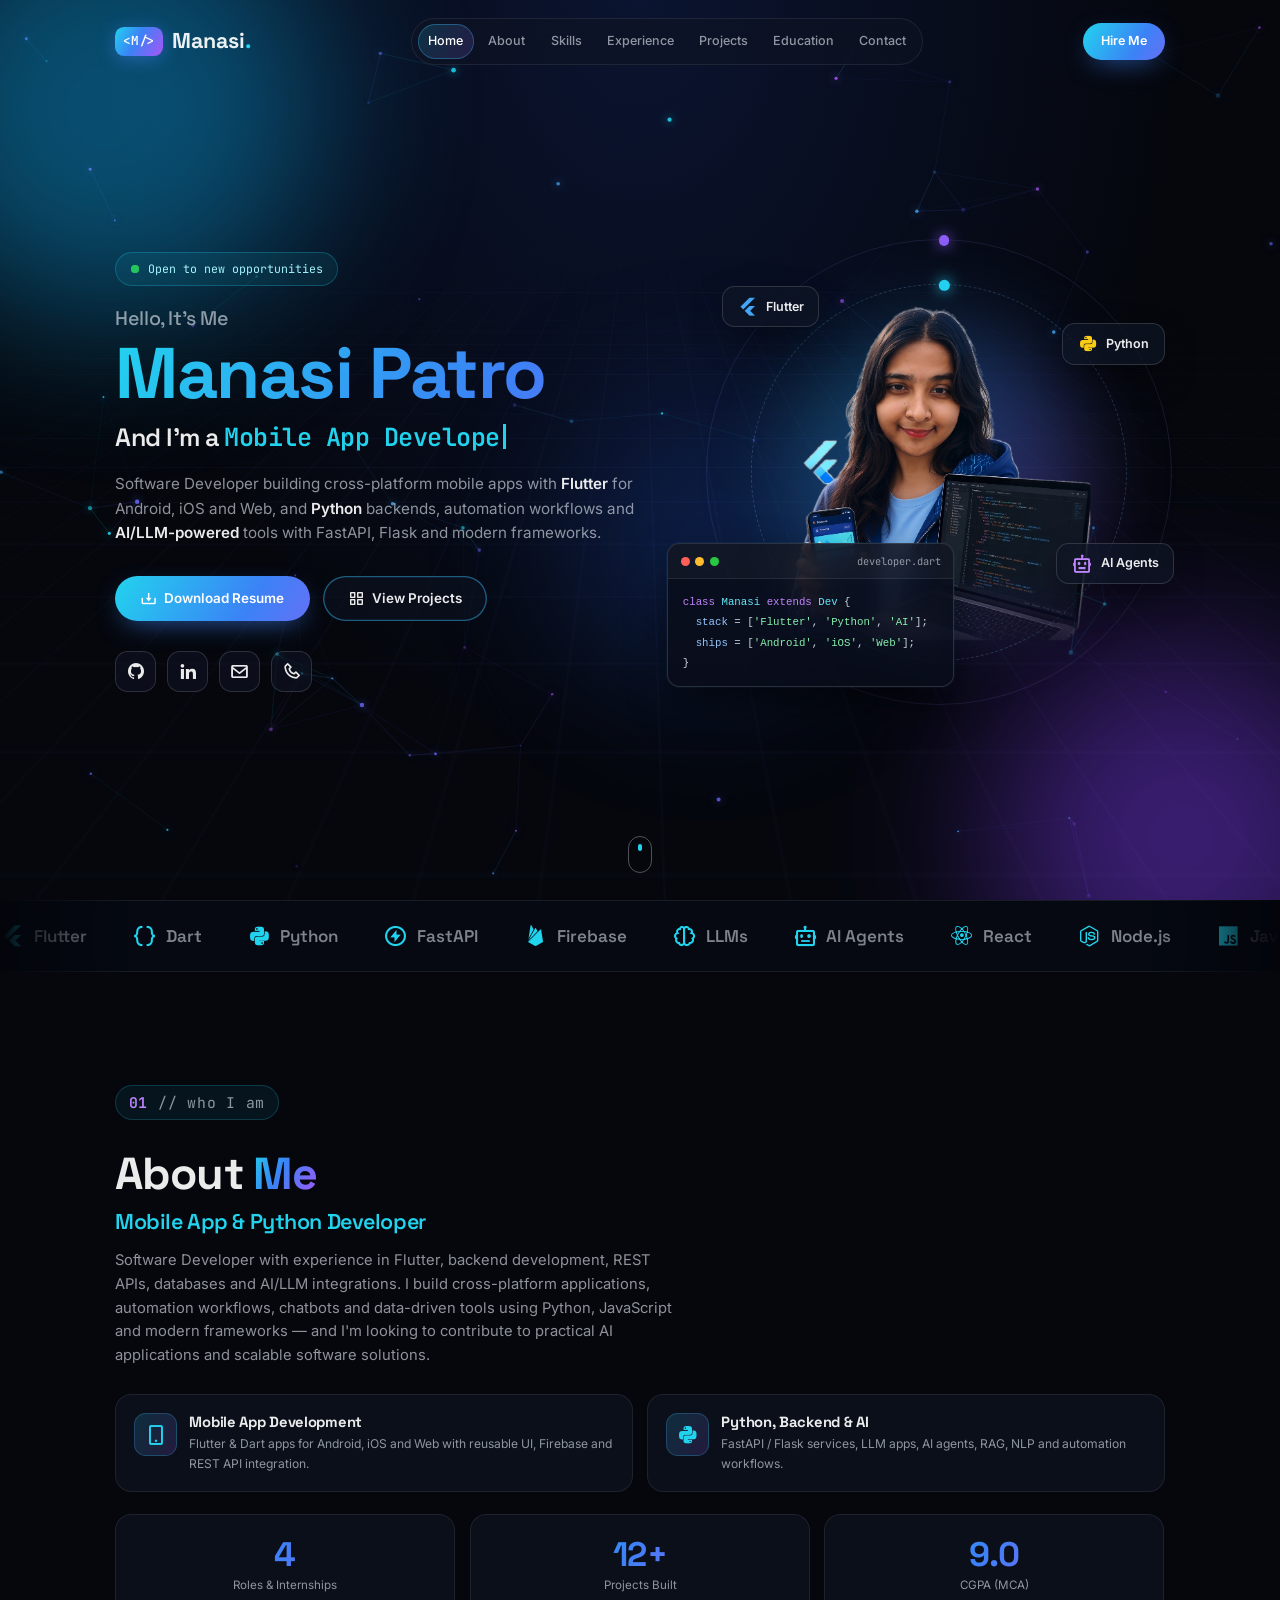
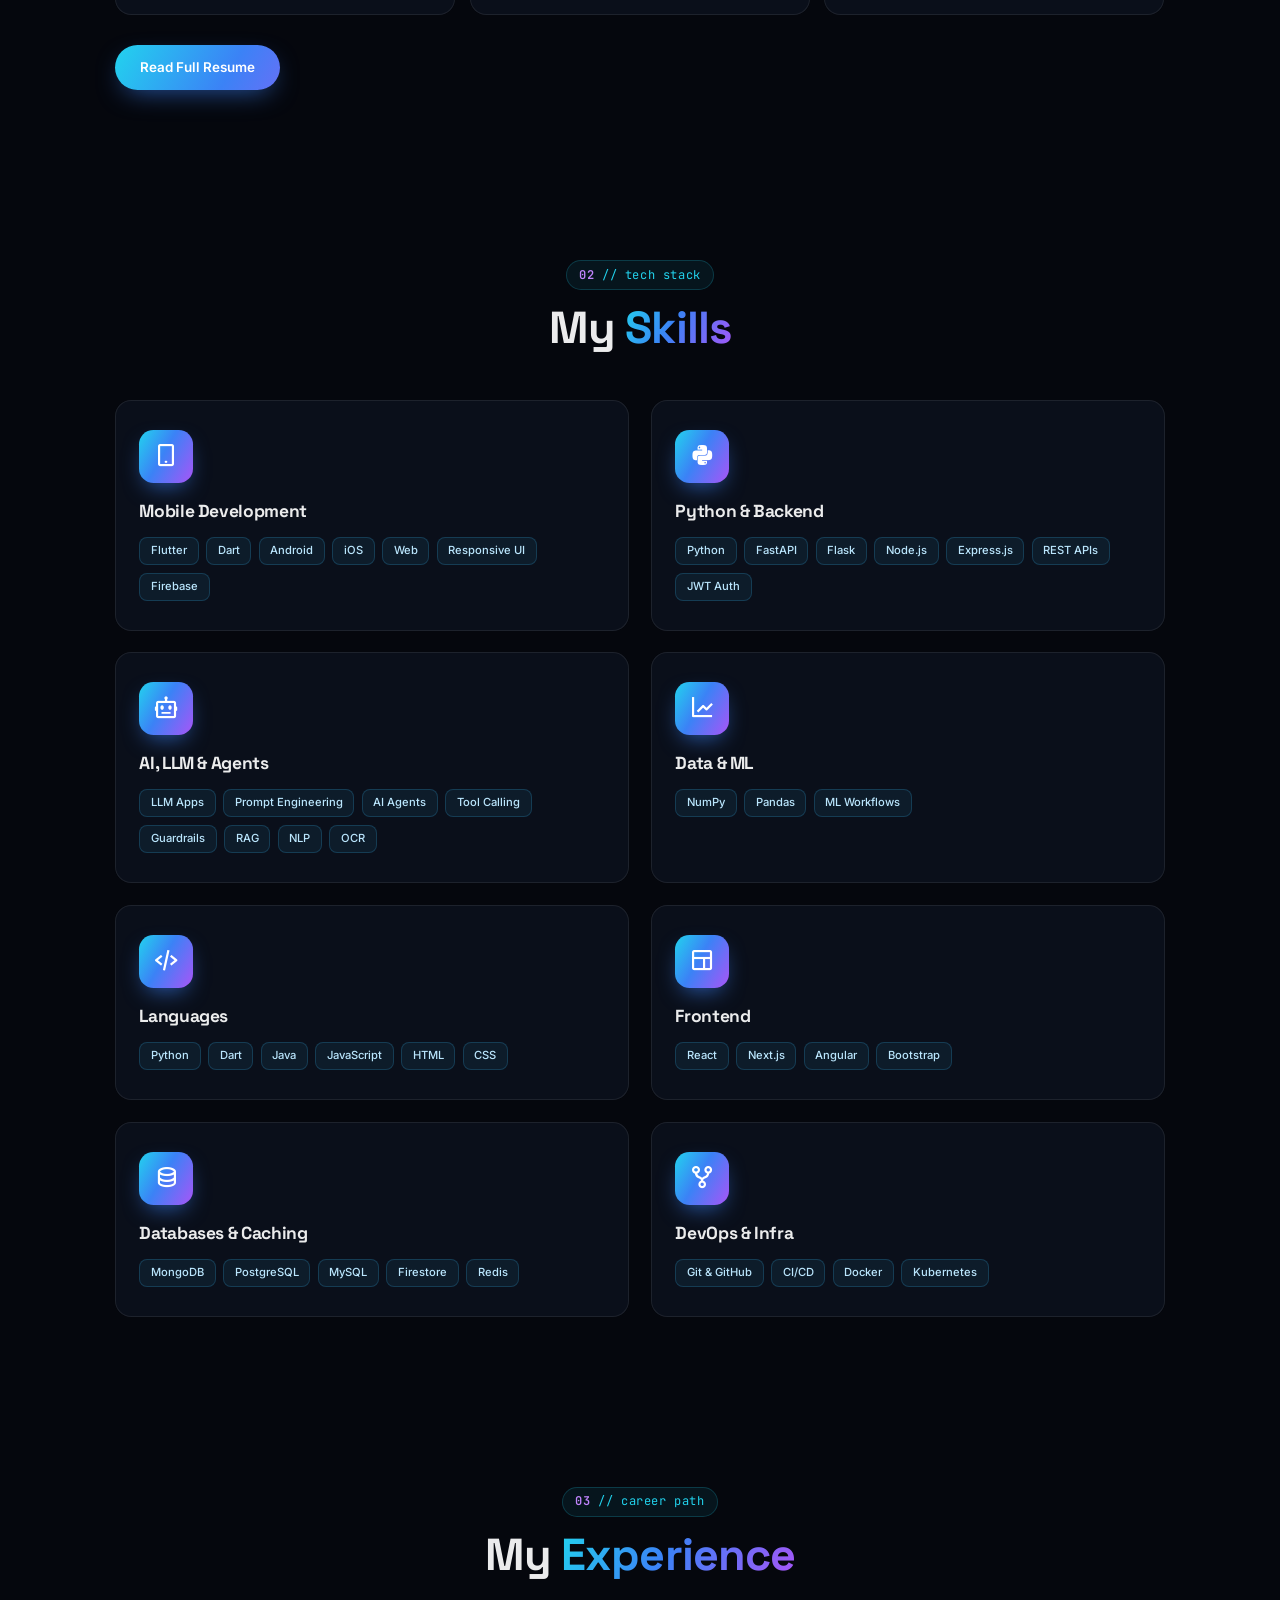
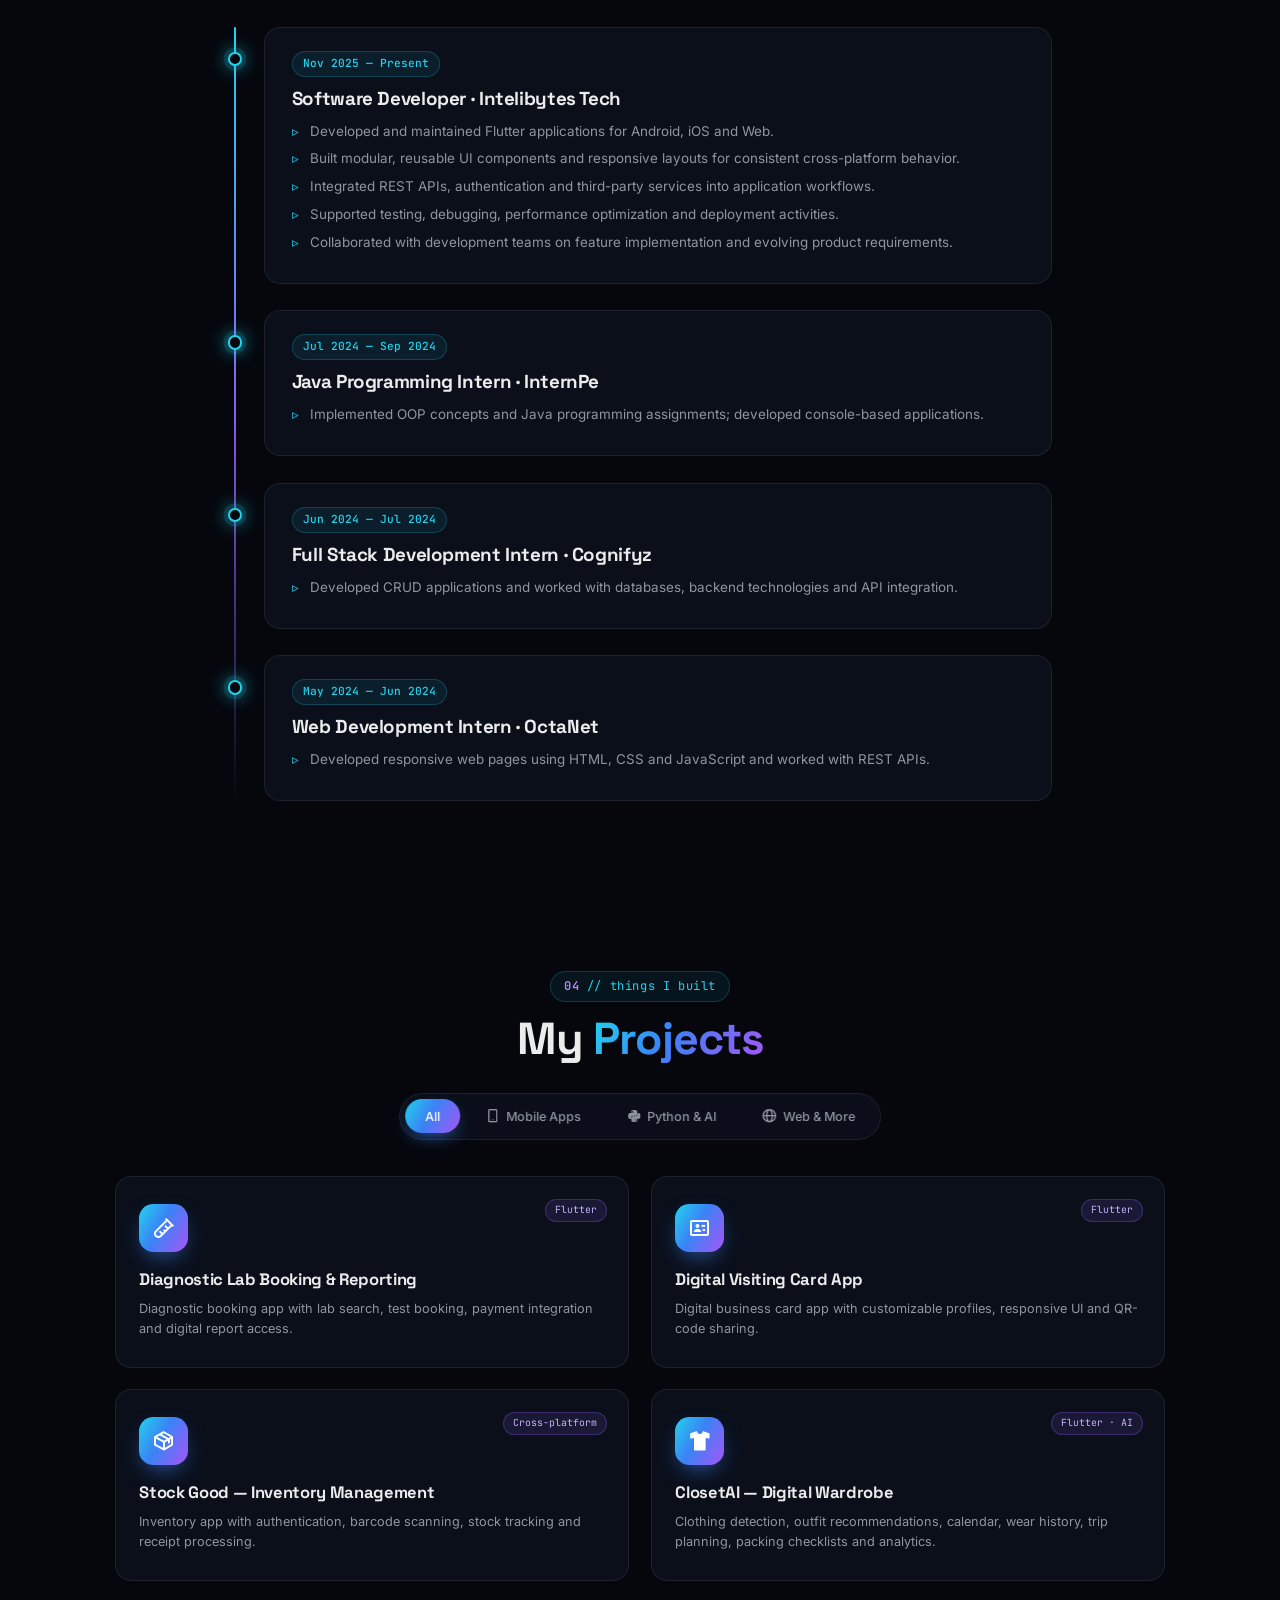
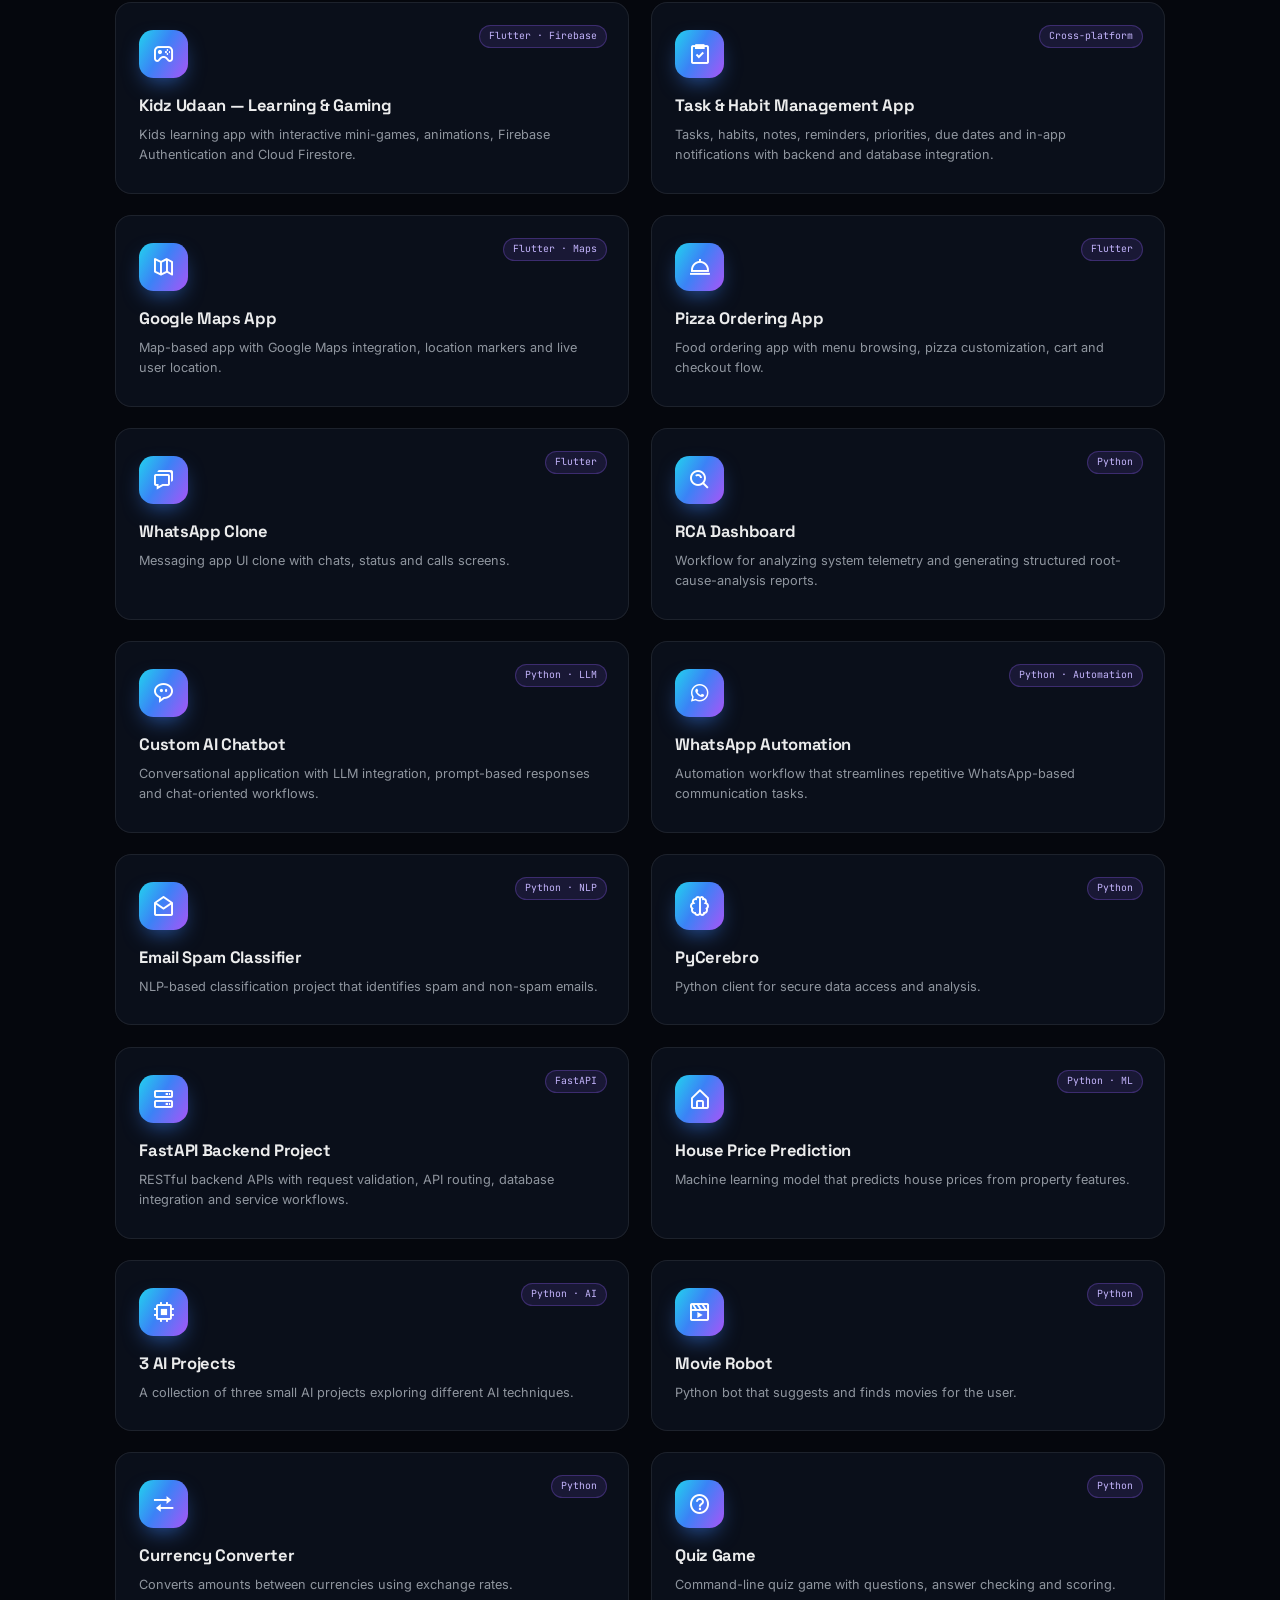
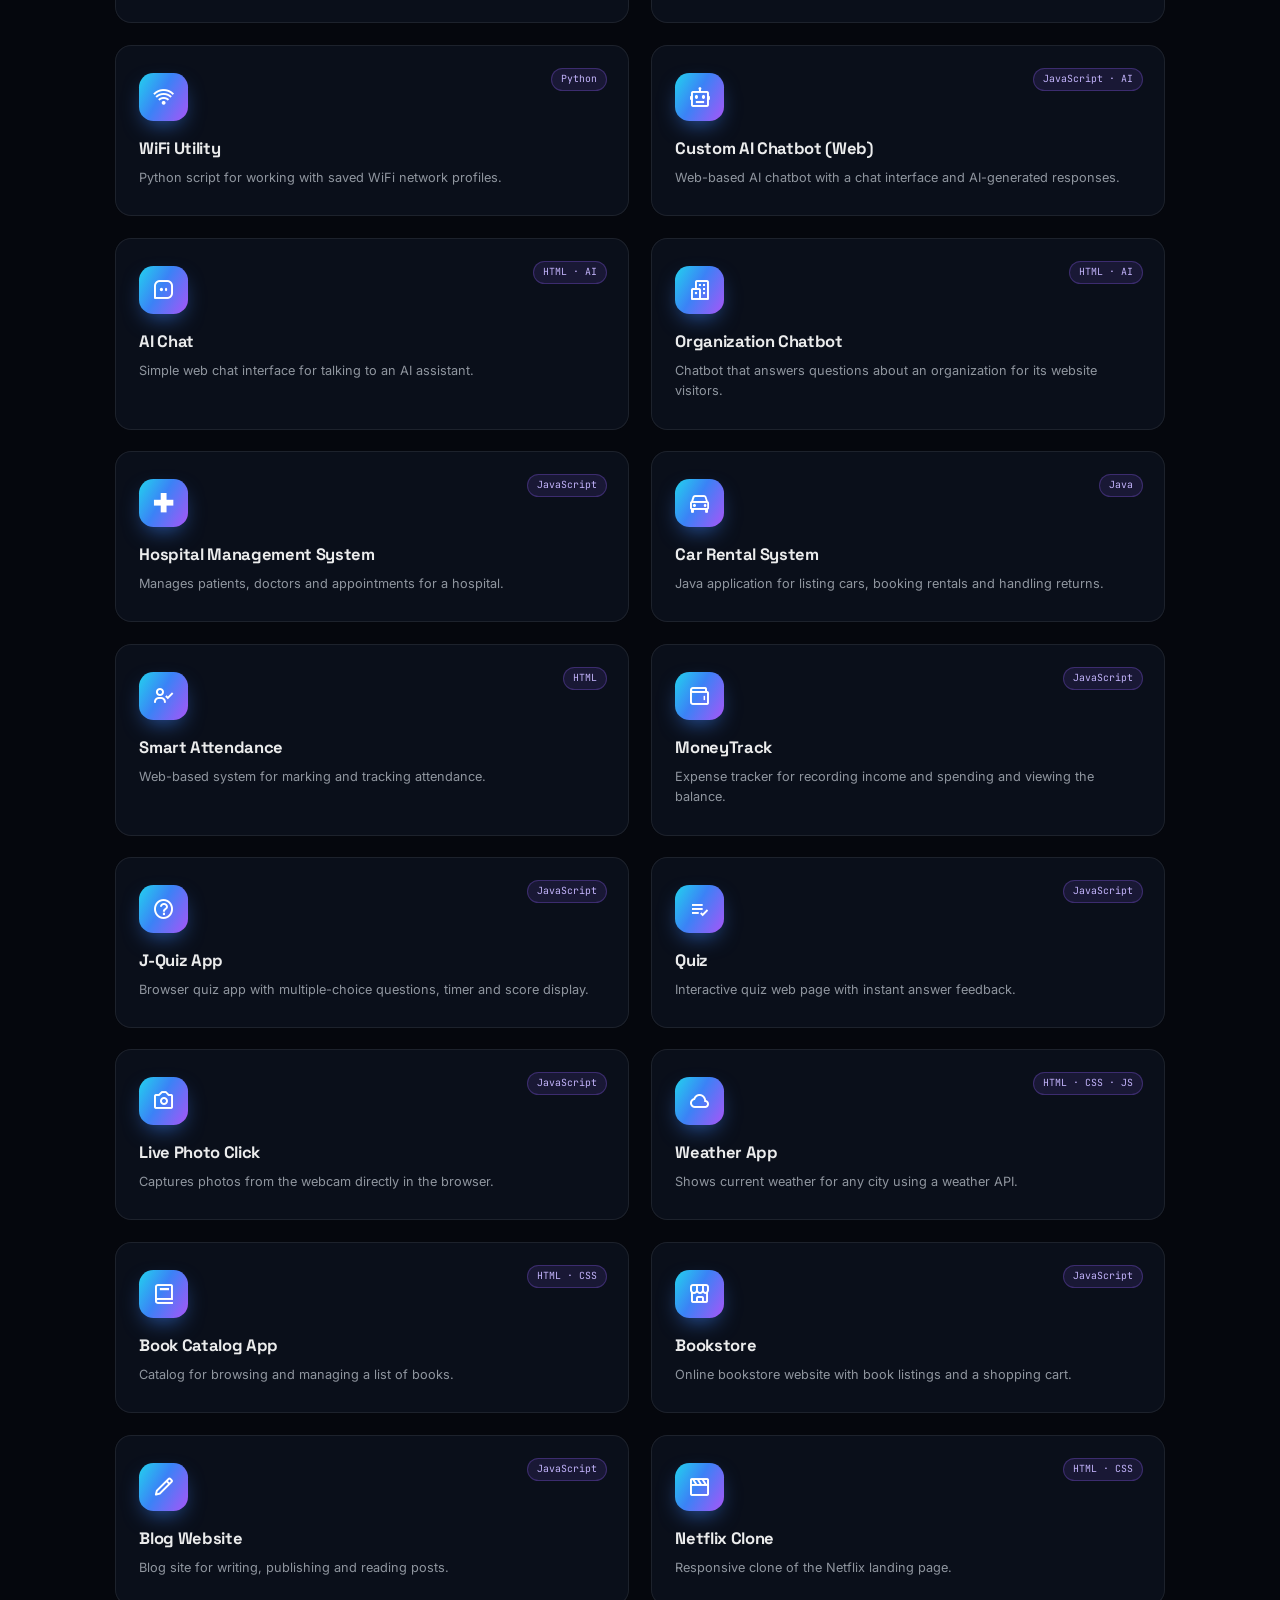
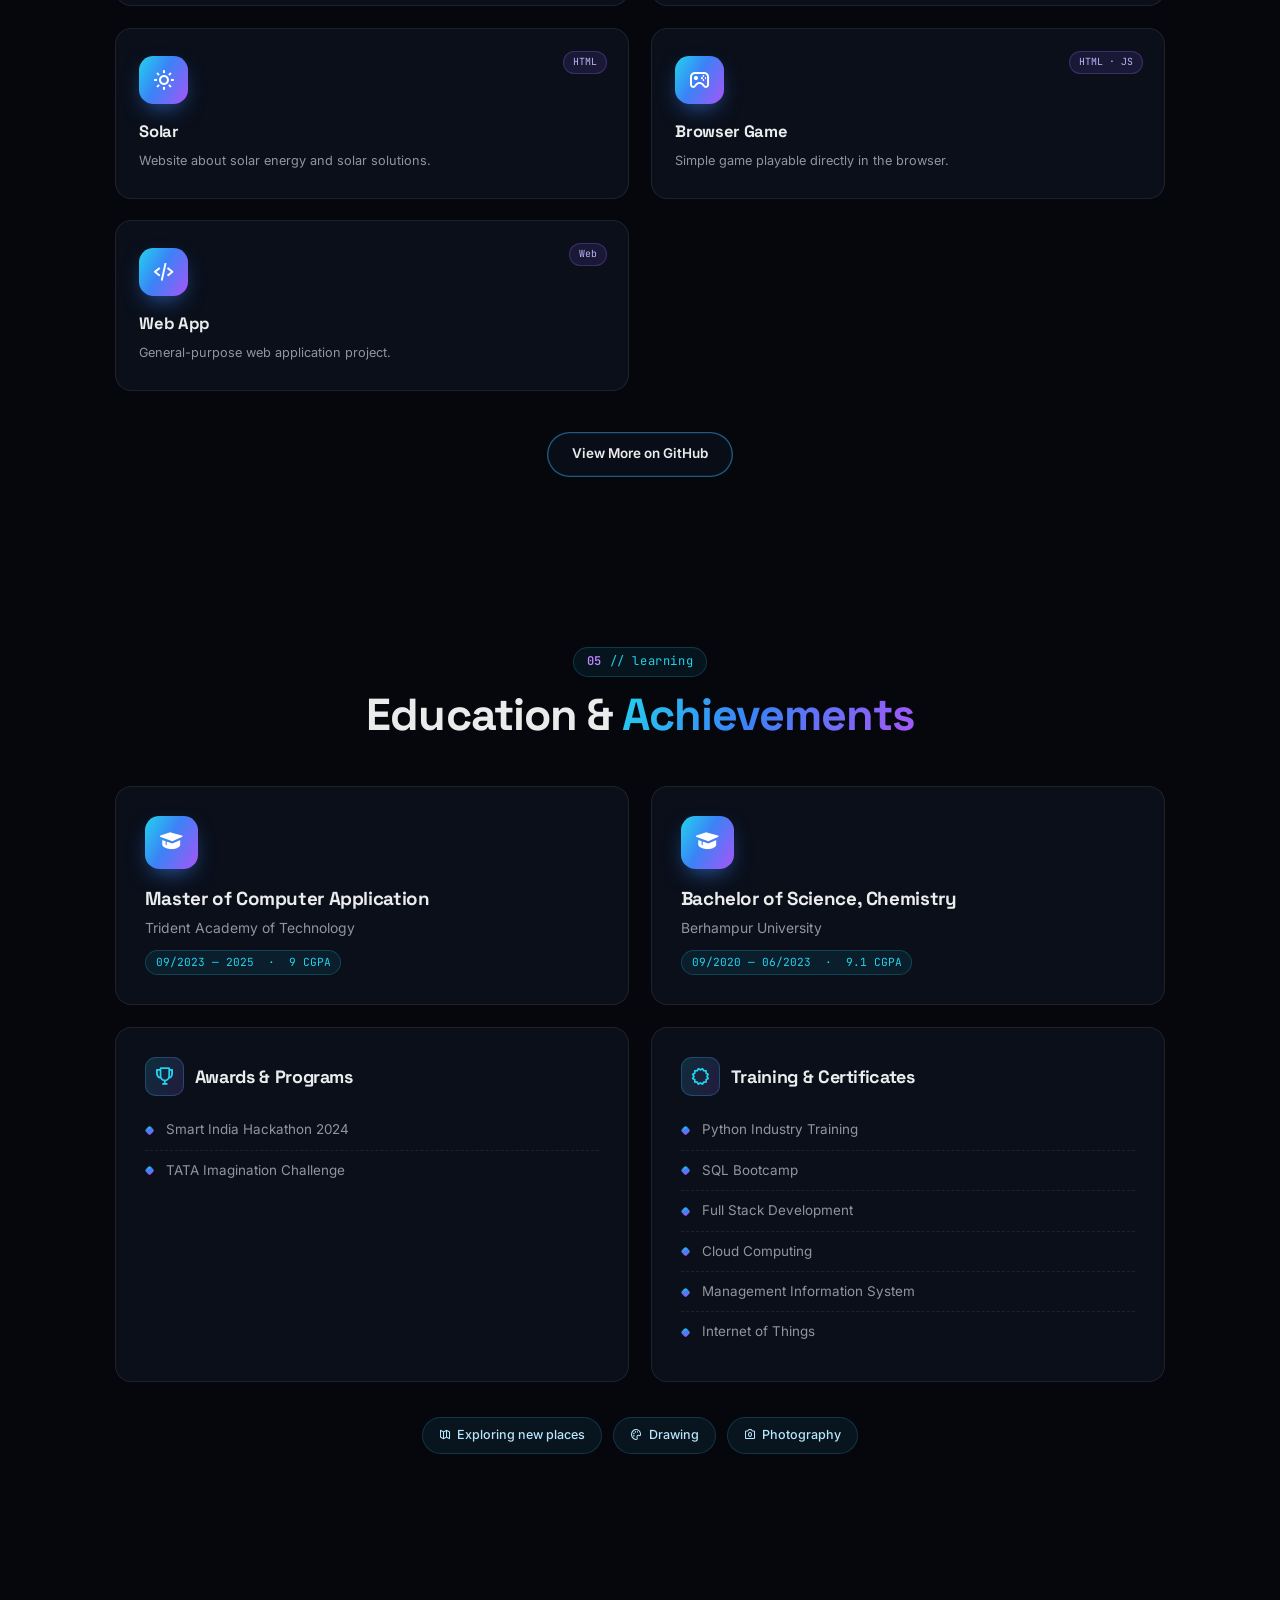
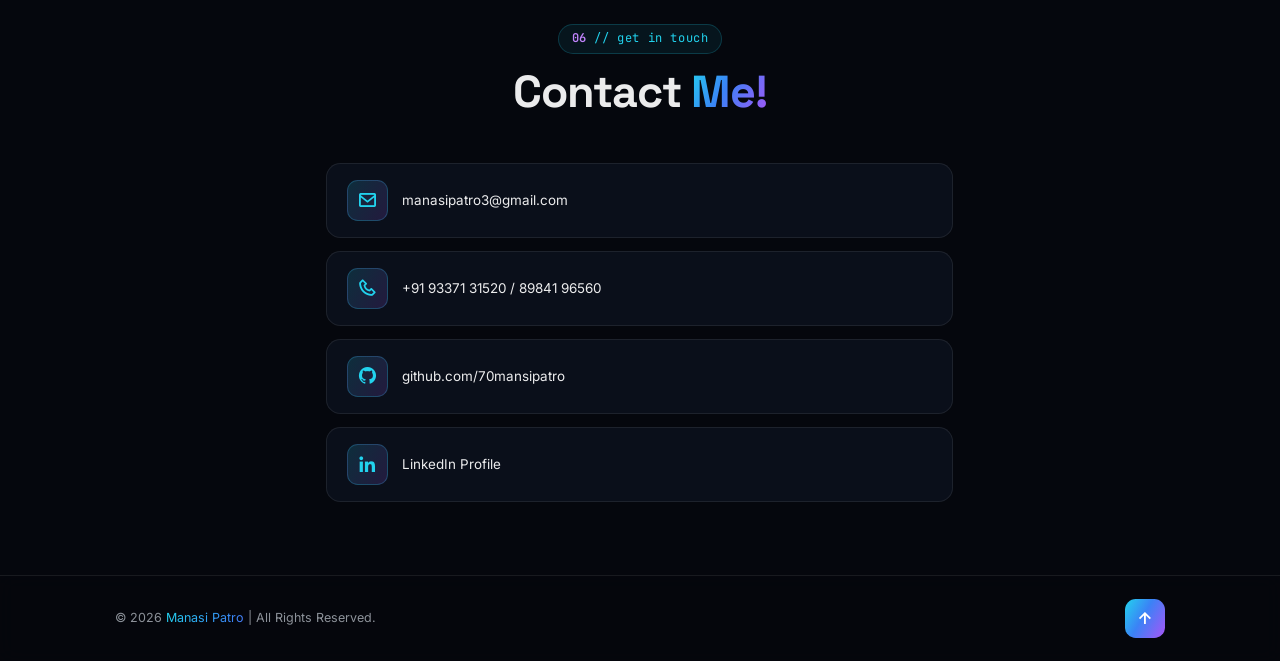
<file: index.html>
<!DOCTYPE html>
<html lang="en">

<head>
    <meta charset="UTF-8">
    <meta name="viewport" content="width=device-width, initial-scale=1.0">
    <title>Manasi Patro | Mobile App &amp; Python Developer</title>
    <meta name="description" content="Manasi Patro - Mobile App Developer (Flutter) and Python Developer building cross-platform apps, FastAPI backends and AI/LLM-powered tools.">

    <meta name="theme-color" content="#05070d">

    <link rel="preconnect" href="https://fonts.googleapis.com">
    <link rel="preconnect" href="https://fonts.gstatic.com" crossorigin>
    <link href="https://fonts.googleapis.com/css2?family=Inter:wght@300;400;500;600;700&family=JetBrains+Mono:wght@400;500;600&family=Space+Grotesk:wght@500;600;700&display=swap" rel="stylesheet">
    <link href='https://unpkg.com/boxicons@2.1.4/css/boxicons.min.css' rel='stylesheet'>
    <link rel="stylesheet" href="style.css">
</head>

<body>
    <!-- Animated background: neural network canvas, grid, glow orbs, drifting code -->
    <div class="bg-layer" aria-hidden="true">
        <canvas id="bg-canvas"></canvas>
        <div class="bg-grid"></div>
        <div class="bg-orb orb-1"></div>
        <div class="bg-orb orb-2"></div>
        <div class="bg-orb orb-3"></div>
        <div class="bg-code">
            <span style="--x:6%;--d:26s;--delay:0s">&lt;/&gt;</span>
            <span style="--x:18%;--d:32s;--delay:-8s">Widget build()</span>
            <span style="--x:31%;--d:28s;--delay:-16s">def predict():</span>
            <span style="--x:44%;--d:34s;--delay:-4s">{ }</span>
            <span style="--x:57%;--d:30s;--delay:-20s">await llm.chat()</span>
            <span style="--x:69%;--d:27s;--delay:-12s">setState(() {})</span>
            <span style="--x:80%;--d:33s;--delay:-24s">@app.get("/")</span>
            <span style="--x:91%;--d:29s;--delay:-6s">=&gt;</span>
            <span style="--x:12%;--d:36s;--delay:-28s">0101</span>
            <span style="--x:75%;--d:38s;--delay:-30s">AI</span>
        </div>
    </div>
    <div class="cursor-glow" aria-hidden="true"></div>
    <div class="scroll-progress" aria-hidden="true"></div>

    <header class="header">
        <a href="#home" class="logo"><span class="logo-mark">&lt;M/&gt;</span><span class="logo-name">Manasi<span class="logo-dot">.</span></span></a>

        <nav class="navbar">
            <a href="#home" class="active">Home</a>
            <a href="#about">About</a>
            <a href="#skills">Skills</a>
            <a href="#experience">Experience</a>
            <a href="#projects">Projects</a>
            <a href="#education">Education</a>
            <a href="#contact">Contact</a>
        </nav>

        <div class="header-actions">
            <a href="#contact" class="btn btn-sm">Hire Me</a>
            <i class='bx bx-menu' id="menu-icon" aria-label="Menu"></i>
        </div>
    </header>

    <section class="home" id="home">
        <div class="home-content">
            <div class="status-badge"><span class="pulse"></span> Open to new opportunities</div>
            <h3 class="hello">Hello, It's Me</h3>
            <h1><span class="gradient-text">Manasi Patro</span></h1>
            <h3 class="role">And I'm a <span class="multiple-text"></span></h3>
            <p>Software Developer building cross-platform mobile apps with <strong>Flutter</strong> for Android, iOS
                and Web, and <strong>Python</strong> backends, automation workflows and <strong>AI/LLM-powered</strong>
                tools with FastAPI, Flask and modern frameworks.</p>

            <div class="btn-group">
                <a href="resume.html" class="btn" target="_blank" rel="noopener"><i class='bx bx-download'></i> Download Resume</a>
                <a href="#projects" class="btn btn-outline"><i class='bx bx-grid-alt'></i> View Projects</a>
            </div>

            <div class="social-media">
                <a href="https://github.com/70mansipatro" target="_blank" rel="noopener" aria-label="GitHub"><i class='bx bxl-github'></i></a>
                <a href="https://www.linkedin.com/in/t-b-manasi-patro-6a5086290" target="_blank" rel="noopener" aria-label="LinkedIn"><i class='bx bxl-linkedin'></i></a>
                <a href="mailto:manasipatro3@gmail.com" aria-label="Email"><i class='bx bx-envelope'></i></a>
                <a href="tel:+919337131520" aria-label="Phone"><i class='bx bx-phone'></i></a>
            </div>
        </div>

        <div class="home-img">
            <div class="orbit orbit-1"><span></span></div>
            <div class="orbit orbit-2"><span></span></div>
            <div class="hero-portrait">
                <img src="images/hero-portrait.png" alt="Manasi Patro">
            </div>

            <div class="float-chip chip-flutter"><i class='bx bxl-flutter'></i> Flutter</div>
            <div class="float-chip chip-python"><i class='bx bxl-python'></i> Python</div>
            <div class="float-chip chip-ai"><i class='bx bx-bot'></i> AI Agents</div>

            <div class="code-card">
                <div class="code-head">
                    <span class="dot r"></span><span class="dot y"></span><span class="dot g"></span>
                    <em>developer.dart</em>
                </div>
<pre><code><span class="k">class</span> <span class="t">Manasi</span> <span class="k">extends</span> <span class="t">Dev</span> {
  <span class="v">stack</span> = [<span class="s">'Flutter'</span>, <span class="s">'Python'</span>, <span class="s">'AI'</span>];
  <span class="v">ships</span> = [<span class="s">'Android'</span>, <span class="s">'iOS'</span>, <span class="s">'Web'</span>];
}</code></pre>
            </div>
        </div>

        <a href="#about" class="scroll-down" aria-label="Scroll down"><span></span></a>
    </section>

    <div class="tech-marquee" aria-label="Tech stack">
        <div class="marquee-track">
            <span><i class='bx bxl-flutter'></i> Flutter</span>
            <span><i class='bx bx-code-curly'></i> Dart</span>
            <span><i class='bx bxl-python'></i> Python</span>
            <span><i class='bx bx-bolt-circle'></i> FastAPI</span>
            <span><i class='bx bxl-firebase'></i> Firebase</span>
            <span><i class='bx bx-brain'></i> LLMs</span>
            <span><i class='bx bx-bot'></i> AI Agents</span>
            <span><i class='bx bxl-react'></i> React</span>
            <span><i class='bx bxl-nodejs'></i> Node.js</span>
            <span><i class='bx bxl-javascript'></i> JavaScript</span>
            <span><i class='bx bxl-mongodb'></i> MongoDB</span>
            <span><i class='bx bxl-postgresql'></i> PostgreSQL</span>
            <span><i class='bx bxl-docker'></i> Docker</span>
            <span><i class='bx bxl-kubernetes'></i> Kubernetes</span>
            <span><i class='bx bxl-git'></i> Git</span>
        </div>
    </div>

    <section class="about" id="about">
        <div class="about-content">
            <p class="section-tag"><b>01</b> // who I am</p>
            <h2 class="heading">About <span>Me</span></h2>
            <h3>Mobile App &amp; Python Developer</h3>
            <p>Software Developer with experience in Flutter, backend development, REST APIs, databases and AI/LLM
                integrations. I build cross-platform applications, automation workflows, chatbots and data-driven
                tools using Python, JavaScript and modern frameworks — and I'm looking to contribute to practical
                AI applications and scalable software solutions.</p>

            <div class="focus-grid">
                <div class="focus-card">
                    <i class='bx bx-mobile-alt'></i>
                    <div>
                        <h4>Mobile App Development</h4>
                        <p>Flutter &amp; Dart apps for Android, iOS and Web with reusable UI, Firebase and REST API integration.</p>
                    </div>
                </div>
                <div class="focus-card">
                    <i class='bx bxl-python'></i>
                    <div>
                        <h4>Python, Backend &amp; AI</h4>
                        <p>FastAPI / Flask services, LLM apps, AI agents, RAG, NLP and automation workflows.</p>
                    </div>
                </div>
            </div>

            <div class="stats">
                <div class="stat-box">
                    <h3>4</h3>
                    <p>Roles &amp; Internships</p>
                </div>
                <div class="stat-box">
                    <h3>12+</h3>
                    <p>Projects Built</p>
                </div>
                <div class="stat-box">
                    <h3>9.0</h3>
                    <p>CGPA (MCA)</p>
                </div>
            </div>

            <a href="resume.html" class="btn" target="_blank" rel="noopener">Read Full Resume</a>
        </div>
    </section>

    <section class="skills" id="skills">
        <p class="section-tag"><b>02</b> // tech stack</p>
        <h2 class="heading">My <span>Skills</span></h2>

        <div class="skills-container">
            <div class="skills-box">
                <i class="bx bx-mobile-alt"></i>
                <h3>Mobile Development</h3>
                <div class="chip-group">
                    <span class="chip">Flutter</span>
                    <span class="chip">Dart</span>
                    <span class="chip">Android</span>
                    <span class="chip">iOS</span>
                    <span class="chip">Web</span>
                    <span class="chip">Responsive UI</span>
                    <span class="chip">Firebase</span>
                </div>
            </div>

            <div class="skills-box">
                <i class="bx bxl-python"></i>
                <h3>Python &amp; Backend</h3>
                <div class="chip-group">
                    <span class="chip">Python</span>
                    <span class="chip">FastAPI</span>
                    <span class="chip">Flask</span>
                    <span class="chip">Node.js</span>
                    <span class="chip">Express.js</span>
                    <span class="chip">REST APIs</span>
                    <span class="chip">JWT Auth</span>
                </div>
            </div>

            <div class="skills-box">
                <i class="bx bx-bot"></i>
                <h3>AI, LLM &amp; Agents</h3>
                <div class="chip-group">
                    <span class="chip">LLM Apps</span>
                    <span class="chip">Prompt Engineering</span>
                    <span class="chip">AI Agents</span>
                    <span class="chip">Tool Calling</span>
                    <span class="chip">Guardrails</span>
                    <span class="chip">RAG</span>
                    <span class="chip">NLP</span>
                    <span class="chip">OCR</span>
                </div>
            </div>

            <div class="skills-box">
                <i class="bx bx-line-chart"></i>
                <h3>Data &amp; ML</h3>
                <div class="chip-group">
                    <span class="chip">NumPy</span>
                    <span class="chip">Pandas</span>
                    <span class="chip">ML Workflows</span>
                </div>
            </div>

            <div class="skills-box">
                <i class="bx bx-code-alt"></i>
                <h3>Languages</h3>
                <div class="chip-group">
                    <span class="chip">Python</span>
                    <span class="chip">Dart</span>
                    <span class="chip">Java</span>
                    <span class="chip">JavaScript</span>
                    <span class="chip">HTML</span>
                    <span class="chip">CSS</span>
                </div>
            </div>

            <div class="skills-box">
                <i class="bx bx-layout"></i>
                <h3>Frontend</h3>
                <div class="chip-group">
                    <span class="chip">React</span>
                    <span class="chip">Next.js</span>
                    <span class="chip">Angular</span>
                    <span class="chip">Bootstrap</span>
                </div>
            </div>

            <div class="skills-box">
                <i class="bx bx-data"></i>
                <h3>Databases &amp; Caching</h3>
                <div class="chip-group">
                    <span class="chip">MongoDB</span>
                    <span class="chip">PostgreSQL</span>
                    <span class="chip">MySQL</span>
                    <span class="chip">Firestore</span>
                    <span class="chip">Redis</span>
                </div>
            </div>

            <div class="skills-box">
                <i class="bx bx-git-repo-forked"></i>
                <h3>DevOps &amp; Infra</h3>
                <div class="chip-group">
                    <span class="chip">Git &amp; GitHub</span>
                    <span class="chip">CI/CD</span>
                    <span class="chip">Docker</span>
                    <span class="chip">Kubernetes</span>
                </div>
            </div>
        </div>
    </section>

    <section class="experience" id="experience">
        <p class="section-tag"><b>03</b> // career path</p>
        <h2 class="heading">My <span>Experience</span></h2>

        <div class="timeline">
            <div class="timeline-item">
                <div class="timeline-dot"></div>
                <div class="timeline-content">
                    <span class="timeline-date">Nov 2025 — Present</span>
                    <h3>Software Developer · Intelibytes Tech</h3>
                    <ul>
                        <li>Developed and maintained Flutter applications for Android, iOS and Web.</li>
                        <li>Built modular, reusable UI components and responsive layouts for consistent cross-platform behavior.</li>
                        <li>Integrated REST APIs, authentication and third-party services into application workflows.</li>
                        <li>Supported testing, debugging, performance optimization and deployment activities.</li>
                        <li>Collaborated with development teams on feature implementation and evolving product requirements.</li>
                    </ul>
                </div>
            </div>

            <div class="timeline-item">
                <div class="timeline-dot"></div>
                <div class="timeline-content">
                    <span class="timeline-date">Jul 2024 — Sep 2024</span>
                    <h3>Java Programming Intern · InternPe</h3>
                    <ul>
                        <li>Implemented OOP concepts and Java programming assignments; developed console-based applications.</li>
                    </ul>
                </div>
            </div>

            <div class="timeline-item">
                <div class="timeline-dot"></div>
                <div class="timeline-content">
                    <span class="timeline-date">Jun 2024 — Jul 2024</span>
                    <h3>Full Stack Development Intern · Cognifyz</h3>
                    <ul>
                        <li>Developed CRUD applications and worked with databases, backend technologies and API integration.</li>
                    </ul>
                </div>
            </div>

            <div class="timeline-item">
                <div class="timeline-dot"></div>
                <div class="timeline-content">
                    <span class="timeline-date">May 2024 — Jun 2024</span>
                    <h3>Web Development Intern · OctaNet</h3>
                    <ul>
                        <li>Developed responsive web pages using HTML, CSS and JavaScript and worked with REST APIs.</li>
                    </ul>
                </div>
            </div>
        </div>
    </section>

    <section class="projects" id="projects">
        <p class="section-tag"><b>04</b> // things I built</p>
        <h2 class="heading">My <span>Projects</span></h2>

        <div class="project-tabs" role="tablist">
            <button class="tab-btn active" data-filter="all">All</button>
            <button class="tab-btn" data-filter="mobile"><i class='bx bx-mobile-alt'></i> Mobile Apps</button>
            <button class="tab-btn" data-filter="python"><i class='bx bxl-python'></i> Python &amp; AI</button>
            <button class="tab-btn" data-filter="web"><i class='bx bx-globe'></i> Web &amp; More</button>
        </div>

        <div class="projects-container">
            <div class="projects-box" data-category="mobile">
                <span class="project-tag">Flutter</span>
                <i class='bx bx-test-tube'></i>
                <h3>Diagnostic Lab Booking &amp; Reporting</h3>
                <p>Diagnostic booking app with lab search, test booking, payment integration and digital report access.</p>
            </div>
            <div class="projects-box" data-category="mobile">
                <span class="project-tag">Flutter</span>
                <i class='bx bx-id-card'></i>
                <h3>Digital Visiting Card App</h3>
                <p>Digital business card app with customizable profiles, responsive UI and QR-code sharing.</p>
            </div>
            <div class="projects-box" data-category="mobile">
                <span class="project-tag">Cross-platform</span>
                <i class='bx bx-package'></i>
                <h3>Stock Good — Inventory Management</h3>
                <p>Inventory app with authentication, barcode scanning, stock tracking and receipt processing.</p>
            </div>
            <a class="projects-box" data-category="mobile" href="https://github.com/70mansipatro/closet_ai" target="_blank" rel="noopener">
                <span class="project-tag">Flutter · AI</span>
                <i class='bx bxs-t-shirt'></i>
                <h3>ClosetAI — Digital Wardrobe</h3>
                <p>Clothing detection, outfit recommendations, calendar, wear history, trip planning, packing checklists and analytics.</p>
            </a>
            <div class="projects-box" data-category="mobile">
                <span class="project-tag">Flutter · Firebase</span>
                <i class='bx bx-joystick'></i>
                <h3>Kidz Udaan — Learning &amp; Gaming</h3>
                <p>Kids learning app with interactive mini-games, animations, Firebase Authentication and Cloud Firestore.</p>
            </div>
            <div class="projects-box" data-category="mobile">
                <span class="project-tag">Cross-platform</span>
                <i class='bx bx-task'></i>
                <h3>Task &amp; Habit Management App</h3>
                <p>Tasks, habits, notes, reminders, priorities, due dates and in-app notifications with backend and database integration.</p>
            </div>
            <a class="projects-box" data-category="mobile" href="https://github.com/70mansipatro/google_map_app" target="_blank" rel="noopener">
                <span class="project-tag">Flutter · Maps</span>
                <i class='bx bx-map-alt'></i>
                <h3>Google Maps App</h3>
                <p>Map-based app with Google Maps integration, location markers and live user location.</p>
            </a>
            <a class="projects-box" data-category="mobile" href="https://github.com/70mansipatro/pizza_ordering_app" target="_blank" rel="noopener">
                <span class="project-tag">Flutter</span>
                <i class='bx bx-dish'></i>
                <h3>Pizza Ordering App</h3>
                <p>Food ordering app with menu browsing, pizza customization, cart and checkout flow.</p>
            </a>
            <a class="projects-box" data-category="mobile" href="https://github.com/70mansipatro/whatsapp_clone" target="_blank" rel="noopener">
                <span class="project-tag">Flutter</span>
                <i class='bx bx-chat'></i>
                <h3>WhatsApp Clone</h3>
                <p>Messaging app UI clone with chats, status and calls screens.</p>
            </a>
            <a class="projects-box" data-category="python" href="https://github.com/70mansipatro/RCA-project" target="_blank" rel="noopener">
                <span class="project-tag">Python</span>
                <i class='bx bx-search-alt'></i>
                <h3>RCA Dashboard</h3>
                <p>Workflow for analyzing system telemetry and generating structured root-cause-analysis reports.</p>
            </a>
            <a class="projects-box" data-category="python" href="https://github.com/70mansipatro/ChatBot" target="_blank" rel="noopener">
                <span class="project-tag">Python · LLM</span>
                <i class='bx bx-message-rounded-dots'></i>
                <h3>Custom AI Chatbot</h3>
                <p>Conversational application with LLM integration, prompt-based responses and chat-oriented workflows.</p>
            </a>
            <a class="projects-box" data-category="python" href="https://github.com/70mansipatro/whatsapp-automation" target="_blank" rel="noopener">
                <span class="project-tag">Python · Automation</span>
                <i class='bx bxl-whatsapp'></i>
                <h3>WhatsApp Automation</h3>
                <p>Automation workflow that streamlines repetitive WhatsApp-based communication tasks.</p>
            </a>
            <a class="projects-box" data-category="python" href="https://github.com/70mansipatro/email_spam_classifier" target="_blank" rel="noopener">
                <span class="project-tag">Python · NLP</span>
                <i class='bx bx-envelope-open'></i>
                <h3>Email Spam Classifier</h3>
                <p>NLP-based classification project that identifies spam and non-spam emails.</p>
            </a>
            <a class="projects-box" data-category="python" href="https://github.com/70mansipatro/pycerebro-project" target="_blank" rel="noopener">
                <span class="project-tag">Python</span>
                <i class='bx bx-brain'></i>
                <h3>PyCerebro</h3>
                <p>Python client for secure data access and analysis.</p>
            </a>
            <div class="projects-box" data-category="python">
                <span class="project-tag">FastAPI</span>
                <i class='bx bx-server'></i>
                <h3>FastAPI Backend Project</h3>
                <p>RESTful backend APIs with request validation, API routing, database integration and service workflows.</p>
            </div>
            <a class="projects-box" data-category="python" href="https://github.com/70mansipatro/HOUSE_PRICE_PREDICTION" target="_blank" rel="noopener">
                <span class="project-tag">Python · ML</span>
                <i class='bx bx-home-alt'></i>
                <h3>House Price Prediction</h3>
                <p>Machine learning model that predicts house prices from property features.</p>
            </a>
            <a class="projects-box" data-category="python" href="https://github.com/70mansipatro/3-ai-project" target="_blank" rel="noopener">
                <span class="project-tag">Python · AI</span>
                <i class='bx bx-chip'></i>
                <h3>3 AI Projects</h3>
                <p>A collection of three small AI projects exploring different AI techniques.</p>
            </a>
            <a class="projects-box" data-category="python" href="https://github.com/70mansipatro/movie-robot" target="_blank" rel="noopener">
                <span class="project-tag">Python</span>
                <i class='bx bx-movie-play'></i>
                <h3>Movie Robot</h3>
                <p>Python bot that suggests and finds movies for the user.</p>
            </a>
            <a class="projects-box" data-category="python" href="https://github.com/70mansipatro/currency_converter" target="_blank" rel="noopener">
                <span class="project-tag">Python</span>
                <i class='bx bx-transfer'></i>
                <h3>Currency Converter</h3>
                <p>Converts amounts between currencies using exchange rates.</p>
            </a>
            <a class="projects-box" data-category="python" href="https://github.com/70mansipatro/quiz_game.py" target="_blank" rel="noopener">
                <span class="project-tag">Python</span>
                <i class='bx bx-help-circle'></i>
                <h3>Quiz Game</h3>
                <p>Command-line quiz game with questions, answer checking and scoring.</p>
            </a>
            <a class="projects-box" data-category="python" href="https://github.com/70mansipatro/hackwifi.py" target="_blank" rel="noopener">
                <span class="project-tag">Python</span>
                <i class='bx bx-wifi'></i>
                <h3>WiFi Utility</h3>
                <p>Python script for working with saved WiFi network profiles.</p>
            </a>
            <a class="projects-box" data-category="web" href="https://github.com/70mansipatro/CUSTOM-AI-CHATBOT" target="_blank" rel="noopener">
                <span class="project-tag">JavaScript · AI</span>
                <i class='bx bx-bot'></i>
                <h3>Custom AI Chatbot (Web)</h3>
                <p>Web-based AI chatbot with a chat interface and AI-generated responses.</p>
            </a>
            <a class="projects-box" data-category="web" href="https://github.com/70mansipatro/ai-chat" target="_blank" rel="noopener">
                <span class="project-tag">HTML · AI</span>
                <i class='bx bx-message-square-dots'></i>
                <h3>AI Chat</h3>
                <p>Simple web chat interface for talking to an AI assistant.</p>
            </a>
            <a class="projects-box" data-category="web" href="https://github.com/70mansipatro/org-chatbot" target="_blank" rel="noopener">
                <span class="project-tag">HTML · AI</span>
                <i class='bx bx-buildings'></i>
                <h3>Organization Chatbot</h3>
                <p>Chatbot that answers questions about an organization for its website visitors.</p>
            </a>
            <a class="projects-box" data-category="web" href="https://github.com/70mansipatro/hospital_management_system" target="_blank" rel="noopener">
                <span class="project-tag">JavaScript</span>
                <i class='bx bx-plus-medical'></i>
                <h3>Hospital Management System</h3>
                <p>Manages patients, doctors and appointments for a hospital.</p>
            </a>
            <a class="projects-box" data-category="web" href="https://github.com/70mansipatro/ca-rental-system" target="_blank" rel="noopener">
                <span class="project-tag">Java</span>
                <i class='bx bx-car'></i>
                <h3>Car Rental System</h3>
                <p>Java application for listing cars, booking rentals and handling returns.</p>
            </a>
            <a class="projects-box" data-category="web" href="https://github.com/70mansipatro/smart-attendance" target="_blank" rel="noopener">
                <span class="project-tag">HTML</span>
                <i class='bx bx-user-check'></i>
                <h3>Smart Attendance</h3>
                <p>Web-based system for marking and tracking attendance.</p>
            </a>
            <a class="projects-box" data-category="web" href="https://github.com/70mansipatro/moneytrack" target="_blank" rel="noopener">
                <span class="project-tag">JavaScript</span>
                <i class='bx bx-wallet'></i>
                <h3>MoneyTrack</h3>
                <p>Expense tracker for recording income and spending and viewing the balance.</p>
            </a>
            <a class="projects-box" data-category="web" href="https://github.com/70mansipatro/J-QuizApp" target="_blank" rel="noopener">
                <span class="project-tag">JavaScript</span>
                <i class='bx bx-help-circle'></i>
                <h3>J-Quiz App</h3>
                <p>Browser quiz app with multiple-choice questions, timer and score display.</p>
            </a>
            <a class="projects-box" data-category="web" href="https://github.com/70mansipatro/quiz" target="_blank" rel="noopener">
                <span class="project-tag">JavaScript</span>
                <i class='bx bx-list-check'></i>
                <h3>Quiz</h3>
                <p>Interactive quiz web page with instant answer feedback.</p>
            </a>
            <a class="projects-box" data-category="web" href="https://github.com/70mansipatro/live-photo-click" target="_blank" rel="noopener">
                <span class="project-tag">JavaScript</span>
                <i class='bx bx-camera'></i>
                <h3>Live Photo Click</h3>
                <p>Captures photos from the webcam directly in the browser.</p>
            </a>
            <a class="projects-box" data-category="web" href="https://github.com/70mansipatro/weatherapp" target="_blank" rel="noopener">
                <span class="project-tag">HTML · CSS · JS</span>
                <i class='bx bx-cloud'></i>
                <h3>Weather App</h3>
                <p>Shows current weather for any city using a weather API.</p>
            </a>
            <a class="projects-box" data-category="web" href="https://github.com/70mansipatro/Book-catalog-app" target="_blank" rel="noopener">
                <span class="project-tag">HTML · CSS</span>
                <i class='bx bx-book'></i>
                <h3>Book Catalog App</h3>
                <p>Catalog for browsing and managing a list of books.</p>
            </a>
            <a class="projects-box" data-category="web" href="https://github.com/70mansipatro/bookstore" target="_blank" rel="noopener">
                <span class="project-tag">JavaScript</span>
                <i class='bx bx-store-alt'></i>
                <h3>Bookstore</h3>
                <p>Online bookstore website with book listings and a shopping cart.</p>
            </a>
            <a class="projects-box" data-category="web" href="https://github.com/70mansipatro/blogwebsite" target="_blank" rel="noopener">
                <span class="project-tag">JavaScript</span>
                <i class='bx bx-pencil'></i>
                <h3>Blog Website</h3>
                <p>Blog site for writing, publishing and reading posts.</p>
            </a>
            <a class="projects-box" data-category="web" href="https://github.com/70mansipatro/netflix" target="_blank" rel="noopener">
                <span class="project-tag">HTML · CSS</span>
                <i class='bx bx-movie'></i>
                <h3>Netflix Clone</h3>
                <p>Responsive clone of the Netflix landing page.</p>
            </a>
            <a class="projects-box" data-category="web" href="https://github.com/70mansipatro/solar" target="_blank" rel="noopener">
                <span class="project-tag">HTML</span>
                <i class='bx bx-sun'></i>
                <h3>Solar</h3>
                <p>Website about solar energy and solar solutions.</p>
            </a>
            <a class="projects-box" data-category="web" href="https://github.com/70mansipatro/game" target="_blank" rel="noopener">
                <span class="project-tag">HTML · JS</span>
                <i class='bx bx-joystick'></i>
                <h3>Browser Game</h3>
                <p>Simple game playable directly in the browser.</p>
            </a>
            <a class="projects-box" data-category="web" href="https://github.com/70mansipatro/webapp" target="_blank" rel="noopener">
                <span class="project-tag">Web</span>
                <i class='bx bx-code-alt'></i>
                <h3>Web App</h3>
                <p>General-purpose web application project.</p>
            </a>
        </div>

        <div class="projects-more">
            <a href="https://github.com/70mansipatro?tab=repositories" target="_blank" rel="noopener" class="btn btn-outline">View More on GitHub</a>
        </div>
    </section>

    <section class="education" id="education">
        <p class="section-tag"><b>05</b> // learning</p>
        <h2 class="heading">Education &amp; <span>Achievements</span></h2>

        <div class="education-container">
            <div class="education-box">
                <i class='bx bxs-graduation'></i>
                <h3>Master of Computer Application</h3>
                <p class="edu-sub">Trident Academy of Technology</p>
                <p class="edu-meta">09/2023 — 2025 &nbsp;·&nbsp; 9 CGPA</p>
            </div>
            <div class="education-box">
                <i class='bx bxs-graduation'></i>
                <h3>Bachelor of Science, Chemistry</h3>
                <p class="edu-sub">Berhampur University</p>
                <p class="edu-meta">09/2020 — 06/2023 &nbsp;·&nbsp; 9.1 CGPA</p>
            </div>
        </div>

        <div class="achievements-container">
            <div class="achievement-col">
                <h3><i class='bx bx-trophy'></i> Awards &amp; Programs</h3>
                <ul>
                    <li>Smart India Hackathon 2024</li>
                    <li>TATA Imagination Challenge</li>
                </ul>
            </div>
            <div class="achievement-col">
                <h3><i class='bx bx-certification'></i> Training &amp; Certificates</h3>
                <ul>
                    <li>Python Industry Training</li>
                    <li>SQL Bootcamp</li>
                    <li>Full Stack Development</li>
                    <li>Cloud Computing</li>
                    <li>Management Information System</li>
                    <li>Internet of Things</li>
                </ul>
            </div>
        </div>

        <div class="interests">
            <span class="chip"><i class='bx bx-map-alt'></i> Exploring new places</span>
            <span class="chip"><i class='bx bx-palette'></i> Drawing</span>
            <span class="chip"><i class='bx bx-camera'></i> Photography</span>
        </div>
    </section>

    <section class="contact" id="contact">
        <p class="section-tag"><b>06</b> // get in touch</p>
        <h2 class="heading">Contact <span>Me!</span></h2>

        <div class="contact-container">
            <div class="contact-info">
                <a href="mailto:manasipatro3@gmail.com" class="contact-info-item">
                    <i class='bx bx-envelope'></i>
                    <span>manasipatro3@gmail.com</span>
                </a>
                <a href="tel:+919337131520" class="contact-info-item">
                    <i class='bx bx-phone'></i>
                    <span>+91 93371 31520 / 89841 96560</span>
                </a>
                <a href="https://github.com/70mansipatro" target="_blank" rel="noopener" class="contact-info-item">
                    <i class='bx bxl-github'></i>
                    <span>github.com/70mansipatro</span>
                </a>
                <a href="https://www.linkedin.com/in/t-b-manasi-patro-6a5086290" target="_blank" rel="noopener" class="contact-info-item">
                    <i class='bx bxl-linkedin'></i>
                    <span>LinkedIn Profile</span>
                </a>
            </div>
        </div>
    </section>

    <footer class="footer">
        <div class="footer-text">
            <p>&copy; 2026 <span class="gradient-text">Manasi Patro</span> | All Rights Reserved.</p>
        </div>

        <div class="footer-iconTop">
            <a href="#home" aria-label="Back to top"><i class='bx bx-up-arrow-alt'></i></a>
        </div>
    </footer>

    <script src="script.js"></script>
</body>

</html>
</file>
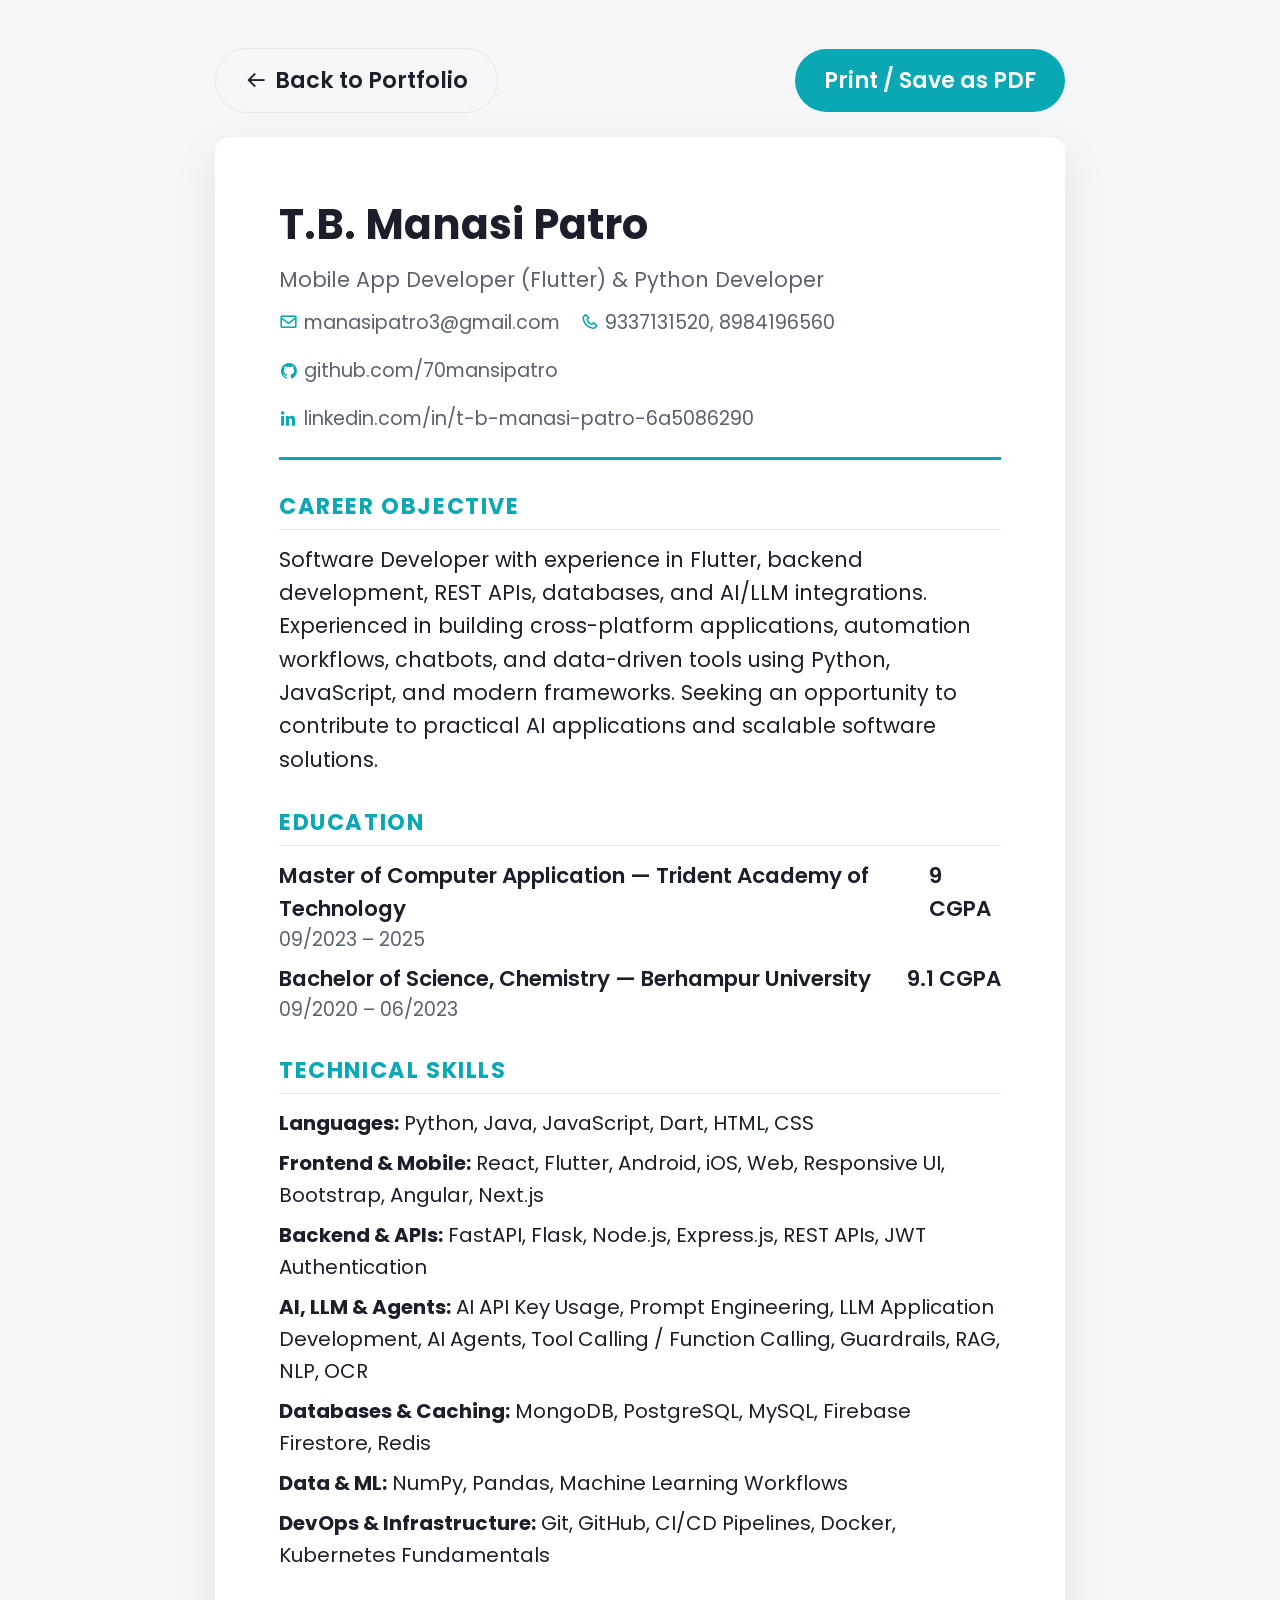
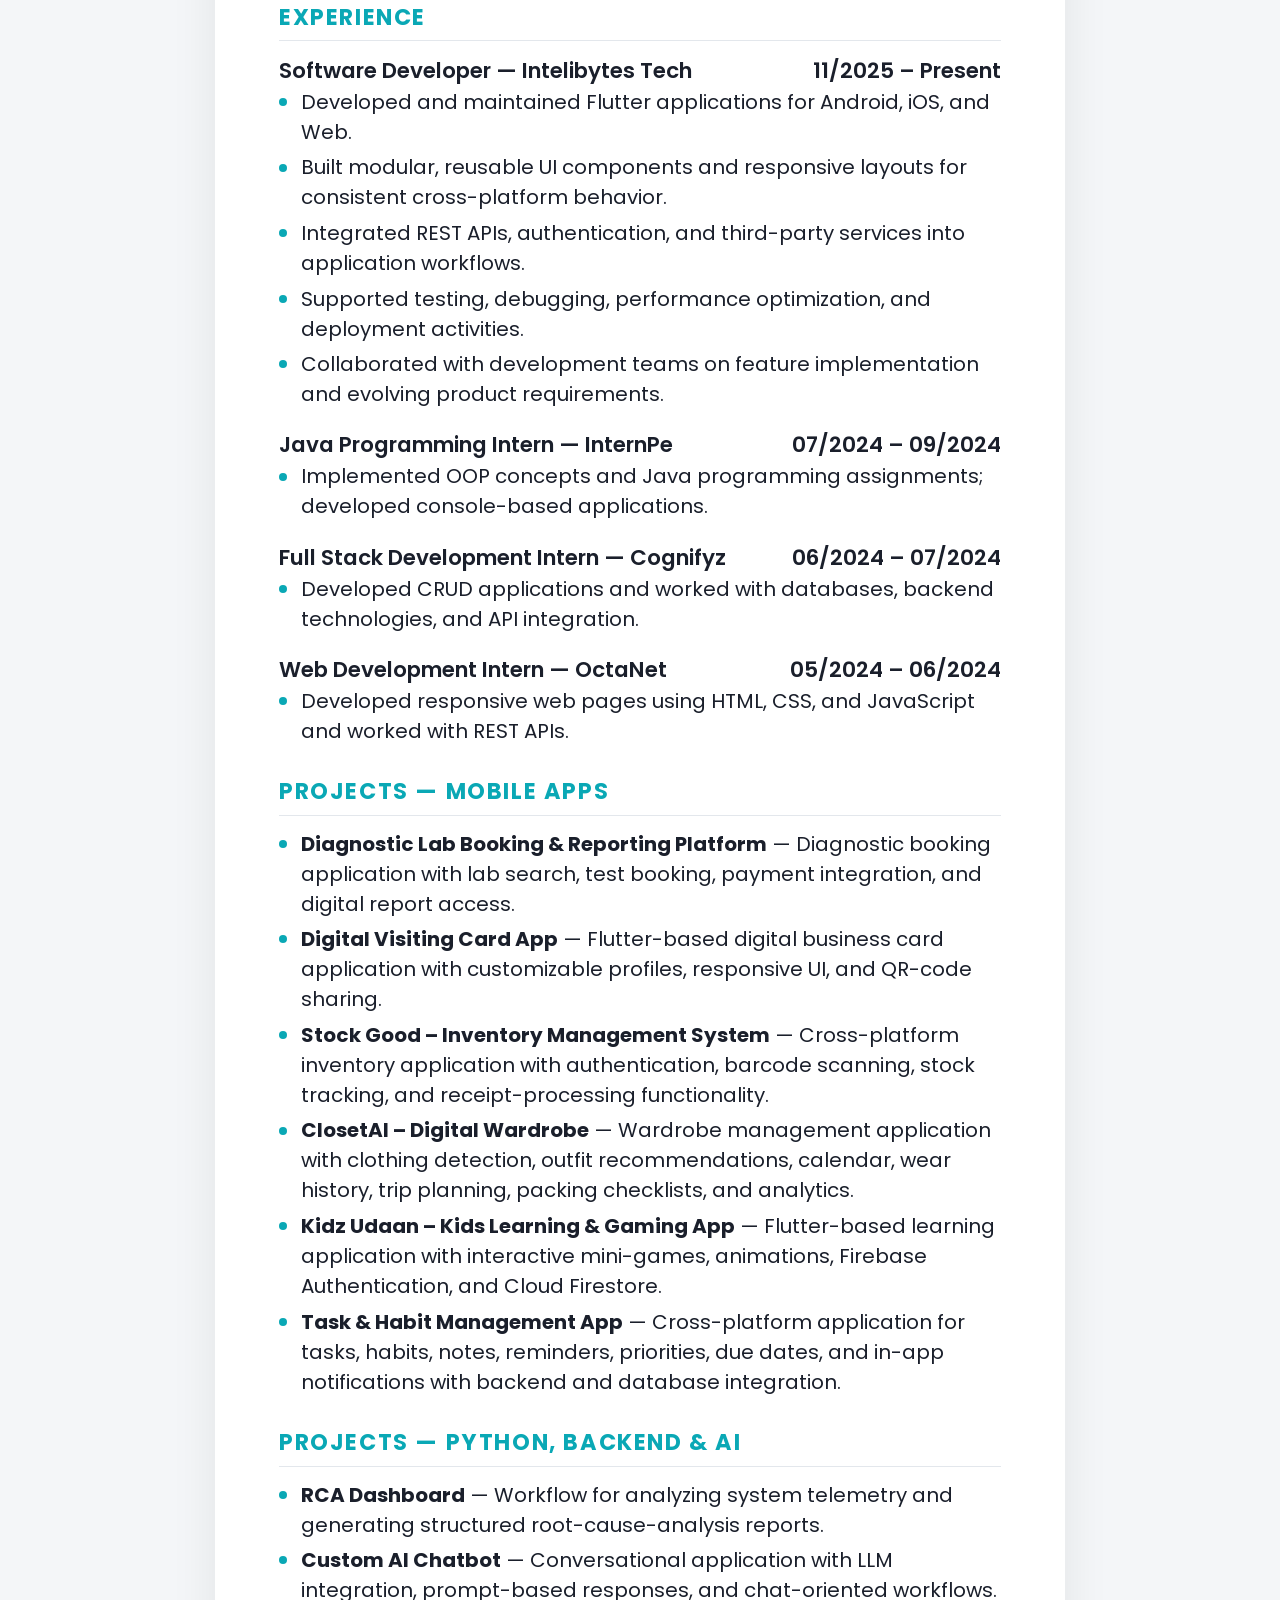
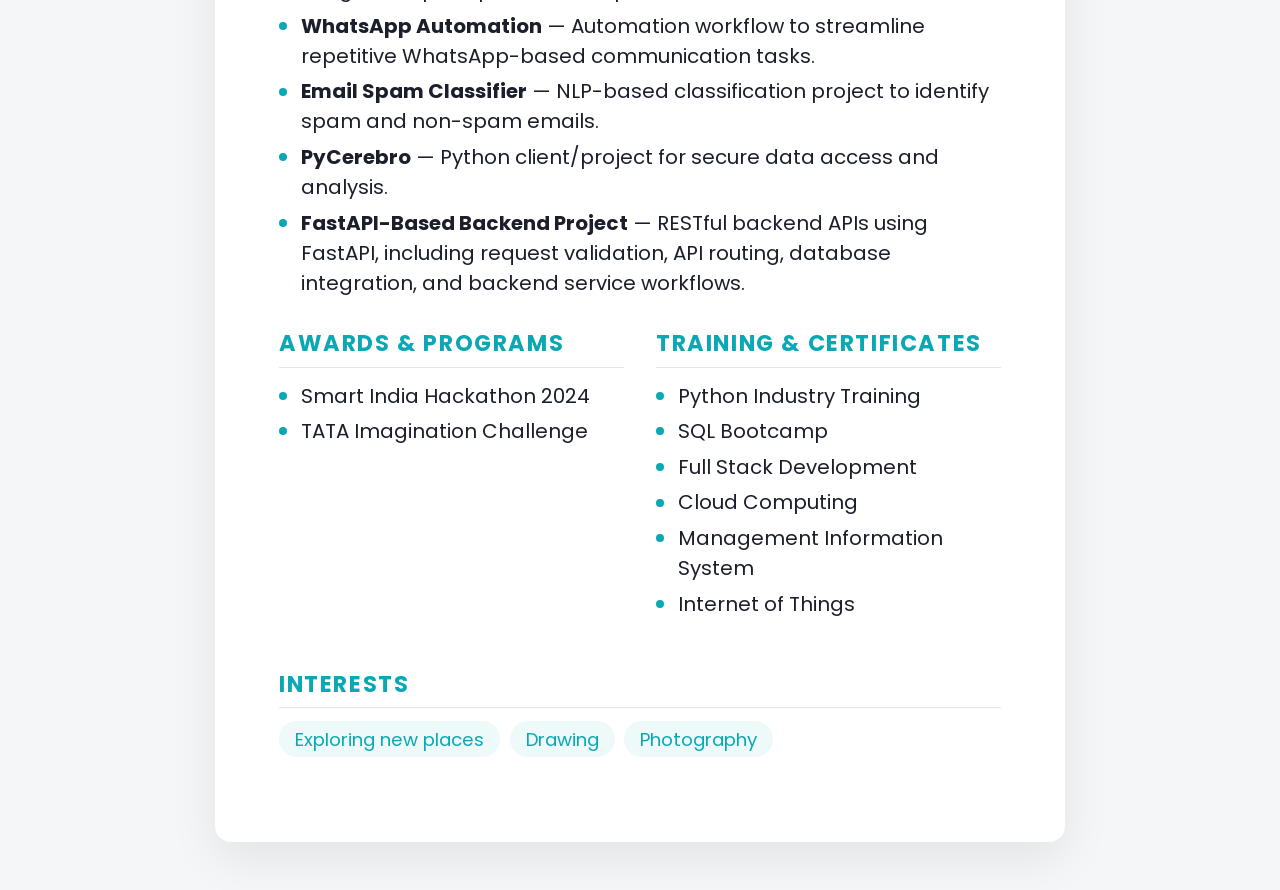
<file: resume.html>
<!DOCTYPE html>
<html lang="en">

<head>
    <meta charset="UTF-8">
    <meta name="viewport" content="width=device-width, initial-scale=1.0">
    <title>Manasi Patro | Resume</title>
    <link href='https://unpkg.com/boxicons@2.1.4/css/boxicons.min.css' rel='stylesheet'>
    <style>
        @import url("https://fonts.googleapis.com/css2?family=Poppins:wght@300;400;500;600;700;800&display=swap");

        * {
            margin: 0;
            padding: 0;
            box-sizing: border-box;
            font-family: "Poppins", sans-serif;
        }

        :root {
            --ink: #1a1f2b;
            --muted: #5a6270;
            --accent: #0aa8b5;
            --line: #e3e7ec;
        }

        body {
            background: #f4f6f8;
            color: var(--ink);
            padding: 3rem 1.5rem;
        }

        .toolbar {
            max-width: 850px;
            margin: 0 auto 1.5rem;
            display: flex;
            justify-content: space-between;
            align-items: center;
        }

        .toolbar a,
        .toolbar button {
            font-size: 1.4rem;
            padding: .9rem 1.8rem;
            border-radius: 2rem;
            cursor: pointer;
            font-weight: 600;
            border: none;
        }

        .back-link {
            background: transparent;
            color: var(--ink);
            border: .1rem solid var(--line) !important;
            text-decoration: none;
            display: inline-flex;
            align-items: center;
            gap: .5rem;
        }

        .print-btn {
            background: var(--accent);
            color: #fff;
        }

        .resume {
            max-width: 850px;
            margin: 0 auto;
            background: #fff;
            border-radius: 1rem;
            box-shadow: 0 1rem 3rem rgba(0, 0, 0, .08);
            padding: 3.5rem 4rem;
        }

        .resume-header {
            display: flex;
            justify-content: space-between;
            align-items: center;
            border-bottom: .2rem solid var(--accent);
            padding-bottom: 1.5rem;
            margin-bottom: 1.8rem;
        }

        .resume-header h1 {
            font-size: 2.6rem;
        }

        .resume-header p {
            color: var(--muted);
            font-size: 1.3rem;
            margin-top: .5rem;
        }

        .contact-line {
            font-size: 1.2rem;
            color: var(--muted);
            display: flex;
            flex-wrap: wrap;
            gap: 1.2rem;
            margin-top: .8rem;
        }

        .contact-line span {
            display: inline-flex;
            align-items: center;
            gap: .4rem;
        }

        .contact-line i {
            color: var(--accent);
        }

        section {
            margin-bottom: 1.8rem;
        }

        h2.section-title {
            font-size: 1.4rem;
            text-transform: uppercase;
            letter-spacing: .1rem;
            color: var(--accent);
            margin-bottom: .8rem;
            border-bottom: .1rem solid var(--line);
            padding-bottom: .4rem;
        }

        p.objective {
            font-size: 1.3rem;
            color: var(--ink);
            line-height: 1.6;
        }

        .grid-2 {
            display: grid;
            grid-template-columns: 1fr 1fr;
            gap: 1rem 2rem;
        }

        .item-title {
            display: flex;
            justify-content: space-between;
            font-size: 1.35rem;
            font-weight: 600;
        }

        .item-sub {
            font-size: 1.2rem;
            color: var(--muted);
            margin-bottom: .5rem;
        }

        ul.bullets {
            list-style: none;
            margin-bottom: 1.2rem;
        }

        ul.bullets li {
            font-size: 1.25rem;
            color: var(--ink);
            padding-left: 1.4rem;
            position: relative;
            margin-bottom: .35rem;
            line-height: 1.5;
        }

        ul.bullets li::before {
            content: '';
            position: absolute;
            left: 0;
            top: .7rem;
            width: .5rem;
            height: .5rem;
            border-radius: 50%;
            background: var(--accent);
        }

        .skill-row {
            font-size: 1.25rem;
            margin-bottom: .5rem;
            line-height: 1.6;
        }

        .skill-row b {
            color: var(--ink);
        }

        .tag-list {
            display: flex;
            flex-wrap: wrap;
            gap: .6rem;
        }

        .tag {
            background: #eef9fa;
            color: var(--accent);
            font-size: 1.15rem;
            padding: .3rem 1rem;
            border-radius: 1.5rem;
        }

        @media print {
            body {
                background: #fff;
                padding: 0;
            }

            .toolbar {
                display: none;
            }

            .resume {
                box-shadow: none;
                padding: 1rem 0;
            }
        }

        @media (max-width: 700px) {
            .resume {
                padding: 2rem;
            }

            .grid-2 {
                grid-template-columns: 1fr;
            }

            .resume-header {
                flex-direction: column;
                align-items: flex-start;
            }
        }
    </style>
</head>

<body>
    <div class="toolbar">
        <a href="index.html" class="back-link"><i class='bx bx-arrow-back'></i> Back to Portfolio</a>
        <button class="print-btn" onclick="window.print()">Print / Save as PDF</button>
    </div>

    <div class="resume">
        <div class="resume-header">
            <div>
                <h1>T.B. Manasi Patro</h1>
                <p>Mobile App Developer (Flutter) &amp; Python Developer</p>
                <div class="contact-line">
                    <span><i class='bx bx-envelope'></i> manasipatro3@gmail.com</span>
                    <span><i class='bx bx-phone'></i> 9337131520, 8984196560</span>
                    <span><i class='bx bxl-github'></i> github.com/70mansipatro</span>
                    <span><i class='bx bxl-linkedin'></i> linkedin.com/in/t-b-manasi-patro-6a5086290</span>
                </div>
            </div>
        </div>

        <section>
            <h2 class="section-title">Career Objective</h2>
            <p class="objective">Software Developer with experience in Flutter, backend development, REST APIs,
                databases, and AI/LLM integrations. Experienced in building cross-platform applications, automation
                workflows, chatbots, and data-driven tools using Python, JavaScript, and modern frameworks. Seeking an
                opportunity to contribute to practical AI applications and scalable software solutions.</p>
        </section>

        <section>
            <h2 class="section-title">Education</h2>
            <div class="item-title"><span>Master of Computer Application — Trident Academy of Technology</span><span>9 CGPA</span></div>
            <div class="item-sub">09/2023 – 2025</div>
            <div class="item-title"><span>Bachelor of Science, Chemistry — Berhampur University</span><span>9.1 CGPA</span></div>
            <div class="item-sub">09/2020 – 06/2023</div>
        </section>

        <section>
            <h2 class="section-title">Technical Skills</h2>
            <div class="skill-row"><b>Languages:</b> Python, Java, JavaScript, Dart, HTML, CSS</div>
            <div class="skill-row"><b>Frontend &amp; Mobile:</b> React, Flutter, Android, iOS, Web, Responsive UI, Bootstrap, Angular, Next.js</div>
            <div class="skill-row"><b>Backend &amp; APIs:</b> FastAPI, Flask, Node.js, Express.js, REST APIs, JWT Authentication</div>
            <div class="skill-row"><b>AI, LLM &amp; Agents:</b> AI API Key Usage, Prompt Engineering, LLM Application Development, AI Agents, Tool Calling / Function Calling, Guardrails, RAG, NLP, OCR</div>
            <div class="skill-row"><b>Databases &amp; Caching:</b> MongoDB, PostgreSQL, MySQL, Firebase Firestore, Redis</div>
            <div class="skill-row"><b>Data &amp; ML:</b> NumPy, Pandas, Machine Learning Workflows</div>
            <div class="skill-row"><b>DevOps &amp; Infrastructure:</b> Git, GitHub, CI/CD Pipelines, Docker, Kubernetes Fundamentals</div>
        </section>

        <section>
            <h2 class="section-title">Experience</h2>

            <div class="item-title"><span>Software Developer — Intelibytes Tech</span><span>11/2025 – Present</span></div>
            <ul class="bullets">
                <li>Developed and maintained Flutter applications for Android, iOS, and Web.</li>
                <li>Built modular, reusable UI components and responsive layouts for consistent cross-platform behavior.</li>
                <li>Integrated REST APIs, authentication, and third-party services into application workflows.</li>
                <li>Supported testing, debugging, performance optimization, and deployment activities.</li>
                <li>Collaborated with development teams on feature implementation and evolving product requirements.</li>
            </ul>

            <div class="item-title"><span>Java Programming Intern — InternPe</span><span>07/2024 – 09/2024</span></div>
            <ul class="bullets">
                <li>Implemented OOP concepts and Java programming assignments; developed console-based applications.</li>
            </ul>

            <div class="item-title"><span>Full Stack Development Intern — Cognifyz</span><span>06/2024 – 07/2024</span></div>
            <ul class="bullets">
                <li>Developed CRUD applications and worked with databases, backend technologies, and API integration.</li>
            </ul>

            <div class="item-title"><span>Web Development Intern — OctaNet</span><span>05/2024 – 06/2024</span></div>
            <ul class="bullets">
                <li>Developed responsive web pages using HTML, CSS, and JavaScript and worked with REST APIs.</li>
            </ul>
        </section>

        <section>
            <h2 class="section-title">Projects — Mobile Apps</h2>
            <ul class="bullets">
                <li><b>Diagnostic Lab Booking &amp; Reporting Platform</b> — Diagnostic booking application with lab search, test booking, payment integration, and digital report access.</li>
                <li><b>Digital Visiting Card App</b> — Flutter-based digital business card application with customizable profiles, responsive UI, and QR-code sharing.</li>
                <li><b>Stock Good – Inventory Management System</b> — Cross-platform inventory application with authentication, barcode scanning, stock tracking, and receipt-processing functionality.</li>
                <li><b>ClosetAI – Digital Wardrobe</b> — Wardrobe management application with clothing detection, outfit recommendations, calendar, wear history, trip planning, packing checklists, and analytics.</li>
                <li><b>Kidz Udaan – Kids Learning &amp; Gaming App</b> — Flutter-based learning application with interactive mini-games, animations, Firebase Authentication, and Cloud Firestore.</li>
                <li><b>Task &amp; Habit Management App</b> — Cross-platform application for tasks, habits, notes, reminders, priorities, due dates, and in-app notifications with backend and database integration.</li>
            </ul>
        </section>

        <section>
            <h2 class="section-title">Projects — Python, Backend &amp; AI</h2>
            <ul class="bullets">
                <li><b>RCA Dashboard</b> — Workflow for analyzing system telemetry and generating structured root-cause-analysis reports.</li>
                <li><b>Custom AI Chatbot</b> — Conversational application with LLM integration, prompt-based responses, and chat-oriented workflows.</li>
                <li><b>WhatsApp Automation</b> — Automation workflow to streamline repetitive WhatsApp-based communication tasks.</li>
                <li><b>Email Spam Classifier</b> — NLP-based classification project to identify spam and non-spam emails.</li>
                <li><b>PyCerebro</b> — Python client/project for secure data access and analysis.</li>
                <li><b>FastAPI-Based Backend Project</b> — RESTful backend APIs using FastAPI, including request validation, API routing, database integration, and backend service workflows.</li>
            </ul>
        </section>

        <div class="grid-2">
            <section>
                <h2 class="section-title">Awards &amp; Programs</h2>
                <ul class="bullets">
                    <li>Smart India Hackathon 2024</li>
                    <li>TATA Imagination Challenge</li>
                </ul>
            </section>

            <section>
                <h2 class="section-title">Training &amp; Certificates</h2>
                <ul class="bullets">
                    <li>Python Industry Training</li>
                    <li>SQL Bootcamp</li>
                    <li>Full Stack Development</li>
                    <li>Cloud Computing</li>
                    <li>Management Information System</li>
                    <li>Internet of Things</li>
                </ul>
            </section>
        </div>

        <section>
            <h2 class="section-title">Interests</h2>
            <div class="tag-list">
                <span class="tag">Exploring new places</span>
                <span class="tag">Drawing</span>
                <span class="tag">Photography</span>
            </div>
        </section>
    </div>
</body>

</html>
</file>
<file: style.css>
/* =========================================================
   Manasi Patro — Portfolio
   Theme: AI / Flutter / Web — dark, glass, neon gradient
   ========================================================= */

*,
*::before,
*::after {
    margin: 0;
    padding: 0;
    box-sizing: border-box;
    text-decoration: none;
    border: none;
    outline: none;
}

:root {
    --bg-color: #05070d;
    --second-bg-color: #080c16;
    --card-color: rgba(15, 21, 36, 0.62);
    --card-solid: #0f1524;
    --border: rgba(255, 255, 255, 0.08);
    --border-strong: rgba(255, 255, 255, 0.14);
    --text-color: rgba(255, 255, 255, 0.92);
    --text-muted: rgba(226, 232, 240, 0.62);

    --cyan: #22d3ee;
    --blue: #3b82f6;
    --flutter: #42a5f5;
    --violet: #8b5cf6;
    --pink: #ec4899;

    --main-color: var(--cyan);
    --main-color-soft: rgba(34, 211, 238, 0.12);
    --gradient: linear-gradient(120deg, #22d3ee 0%, #3b82f6 45%, #a855f7 100%);
    --gradient-soft: linear-gradient(120deg, rgba(34, 211, 238, .16), rgba(168, 85, 247, .16));

    --font-body: "Inter", system-ui, sans-serif;
    --font-head: "Space Grotesk", "Inter", sans-serif;
    --font-mono: "JetBrains Mono", ui-monospace, monospace;

    --radius: 1.8rem;
    --ease: cubic-bezier(.22, 1, .36, 1);
}

html {
    font-size: 62.5%;
    overflow-x: hidden;
    scroll-behavior: smooth;
    scroll-padding-top: 0;
}

body {
    background: var(--bg-color);
    color: var(--text-color);
    font-family: var(--font-body);
    line-height: 1.6;
    overflow-x: hidden;
    -webkit-font-smoothing: antialiased;
}

h1, h2, h3, h4 {
    font-family: var(--font-head);
    letter-spacing: -.02em;
    line-height: 1.2;
}

section {
    position: relative;
    padding: 11rem 9% 8rem;
}

::selection {
    background: var(--violet);
    color: #fff;
}

::-webkit-scrollbar { width: .8rem; }
::-webkit-scrollbar-track { background: var(--bg-color); }
::-webkit-scrollbar-thumb {
    background: linear-gradient(var(--cyan), var(--violet));
    border-radius: 1rem;
}

.gradient-text {
    background: var(--gradient);
    background-size: 200% auto;
    -webkit-background-clip: text;
    background-clip: text;
    color: transparent;
    animation: gradientShift 6s linear infinite;
}

@keyframes gradientShift {
    to { background-position: 200% center; }
}

/* ---------- Animated background ---------- */

.bg-layer {
    position: fixed;
    inset: 0;
    z-index: -1;
    overflow: hidden;
    pointer-events: none;
    background:
        radial-gradient(ellipse at top, #0b1430 0%, transparent 60%),
        var(--bg-color);
}

#bg-canvas {
    position: absolute;
    inset: 0;
    width: 100%;
    height: 100%;
}

.bg-grid {
    position: absolute;
    inset: -50%;
    background-image:
        linear-gradient(rgba(99, 102, 241, .07) 1px, transparent 1px),
        linear-gradient(90deg, rgba(99, 102, 241, .07) 1px, transparent 1px);
    background-size: 6rem 6rem;
    mask-image: radial-gradient(ellipse at center, #000 20%, transparent 65%);
    -webkit-mask-image: radial-gradient(ellipse at center, #000 20%, transparent 65%);
    transform: perspective(60rem) rotateX(58deg) translateY(-8%);
    animation: gridMove 18s linear infinite;
    opacity: .7;
}

@keyframes gridMove {
    to { background-position: 0 6rem, 6rem 0; }
}

.bg-orb {
    position: absolute;
    border-radius: 50%;
    filter: blur(9rem);
    opacity: .45;
    animation: orbFloat 22s ease-in-out infinite alternate;
}

.orb-1 { width: 48rem; height: 48rem; background: #0ea5e9; top: -12rem; left: -12rem; }
.orb-2 { width: 42rem; height: 42rem; background: #7c3aed; bottom: -14rem; right: -10rem; animation-delay: -7s; }
.orb-3 { width: 30rem; height: 30rem; background: #2563eb; top: 45%; left: 45%; opacity: .25; animation-delay: -14s; }

@keyframes orbFloat {
    0% { transform: translate(0, 0) scale(1); }
    50% { transform: translate(8rem, 6rem) scale(1.15); }
    100% { transform: translate(-6rem, 10rem) scale(.95); }
}

.bg-code span {
    position: absolute;
    left: var(--x);
    bottom: -6rem;
    font-family: var(--font-mono);
    font-size: 1.4rem;
    color: rgba(125, 211, 252, .18);
    white-space: nowrap;
    animation: codeRise var(--d) linear infinite;
    animation-delay: var(--delay);
}

@keyframes codeRise {
    0% { transform: translateY(0); opacity: 0; }
    10% { opacity: 1; }
    90% { opacity: 1; }
    100% { transform: translateY(-115vh); opacity: 0; }
}

.cursor-glow {
    position: fixed;
    top: 0;
    left: 0;
    width: 50rem;
    height: 50rem;
    margin: -25rem 0 0 -25rem;
    border-radius: 50%;
    background: radial-gradient(circle, rgba(56, 189, 248, .10), rgba(139, 92, 246, .06) 40%, transparent 70%);
    pointer-events: none;
    z-index: 0;
    opacity: 0;
    transition: opacity .4s;
    will-change: transform;
}

.cursor-glow.active { opacity: 1; }

.scroll-progress {
    position: fixed;
    top: 0;
    left: 0;
    height: .3rem;
    width: 100%;
    background: var(--gradient);
    transform-origin: 0 50%;
    transform: scaleX(0);
    z-index: 200;
    box-shadow: 0 0 1rem rgba(34, 211, 238, .6);
}

/* ---------- Header ---------- */

.header {
    position: fixed;
    top: 0;
    left: 0;
    width: 100%;
    padding: 2rem 9%;
    display: flex;
    justify-content: space-between;
    align-items: center;
    z-index: 100;
    transition: padding .4s var(--ease), background .4s, border-color .4s;
    border-bottom: .1rem solid transparent;
}

.header.sticky {
    padding-top: 1.2rem;
    padding-bottom: 1.2rem;
    background: rgba(5, 7, 13, .72);
    backdrop-filter: blur(1.6rem) saturate(160%);
    -webkit-backdrop-filter: blur(1.6rem) saturate(160%);
    border-bottom-color: var(--border);
}

.logo {
    display: inline-flex;
    align-items: center;
    gap: 1rem;
    font-family: var(--font-head);
    font-size: 2.4rem;
    font-weight: 700;
    color: var(--text-color);
}

.logo-mark {
    font-family: var(--font-mono);
    font-size: 1.4rem;
    font-weight: 600;
    padding: .5rem .9rem;
    border-radius: 1rem;
    background: var(--gradient);
    color: #fff;
    box-shadow: 0 .4rem 2rem rgba(59, 130, 246, .45);
}

.logo-dot { color: var(--cyan); }

.navbar {
    display: flex;
    gap: .4rem;
    padding: .6rem;
    border-radius: 5rem;
    background: rgba(15, 21, 36, .55);
    border: .1rem solid var(--border);
    backdrop-filter: blur(1.2rem);
    -webkit-backdrop-filter: blur(1.2rem);
}

.navbar a {
    position: relative;
    font-size: 1.4rem;
    font-weight: 500;
    color: var(--text-muted);
    padding: .8rem 1.6rem;
    border-radius: 5rem;
    transition: color .3s, background .3s;
}

.navbar a:hover { color: var(--text-color); }

.navbar a.active {
    color: #fff;
    background: var(--gradient-soft);
    box-shadow: inset 0 0 0 .1rem rgba(56, 189, 248, .35);
}

.header-actions {
    display: flex;
    align-items: center;
    gap: 1.5rem;
}

#menu-icon {
    font-size: 3.2rem;
    color: var(--text-color);
    display: none;
    cursor: pointer;
}

/* ---------- Buttons ---------- */

.btn {
    position: relative;
    display: inline-flex;
    align-items: center;
    gap: .8rem;
    padding: 1.3rem 2.8rem;
    border-radius: 5rem;
    font-size: 1.5rem;
    font-weight: 600;
    color: #fff;
    background: var(--gradient);
    background-size: 160% auto;
    box-shadow: 0 1rem 3rem -1rem rgba(59, 130, 246, .7);
    overflow: hidden;
    cursor: pointer;
    transition: transform .35s var(--ease), box-shadow .35s, background-position .5s;
}

.btn i { font-size: 1.9rem; }

.btn::before {
    content: '';
    position: absolute;
    top: 0;
    left: -75%;
    width: 50%;
    height: 100%;
    background: linear-gradient(100deg, transparent, rgba(255, 255, 255, .45), transparent);
    transform: skewX(-20deg);
    transition: left .7s var(--ease);
}

.btn:hover {
    transform: translateY(-.3rem);
    background-position: right center;
    box-shadow: 0 1.6rem 4rem -1rem rgba(139, 92, 246, .8);
}

.btn:hover::before { left: 125%; }

.btn-outline {
    background: rgba(15, 21, 36, .5);
    color: var(--text-color);
    box-shadow: inset 0 0 0 .15rem rgba(56, 189, 248, .45);
    backdrop-filter: blur(.8rem);
}

.btn-outline:hover {
    background: rgba(34, 211, 238, .1);
    box-shadow: inset 0 0 0 .15rem var(--cyan), 0 1rem 3rem -1rem rgba(34, 211, 238, .5);
}

.btn-sm {
    padding: .9rem 2rem;
    font-size: 1.4rem;
}

/* ---------- Home ---------- */

.home {
    min-height: 100vh;
    display: grid;
    grid-template-columns: 1.1fr .9fr;
    align-items: center;
    gap: 5rem;
    padding-top: 13rem;
}

.status-badge {
    display: inline-flex;
    align-items: center;
    gap: 1rem;
    font-family: var(--font-mono);
    font-size: 1.3rem;
    color: #a5f3fc;
    padding: .7rem 1.6rem;
    border-radius: 5rem;
    background: rgba(34, 211, 238, .08);
    border: .1rem solid rgba(34, 211, 238, .25);
    margin-bottom: 2.4rem;
}

.pulse {
    position: relative;
    width: .9rem;
    height: .9rem;
    border-radius: 50%;
    background: #22c55e;
}

.pulse::after {
    content: '';
    position: absolute;
    inset: 0;
    border-radius: 50%;
    background: #22c55e;
    animation: pulse 1.8s ease-out infinite;
}

@keyframes pulse {
    to { transform: scale(3); opacity: 0; }
}

.home-content .hello {
    font-size: 2.2rem;
    font-weight: 500;
    color: var(--text-muted);
}

.home-content h1 {
    font-size: clamp(4.6rem, 7vw, 8rem);
    font-weight: 700;
    line-height: 1.05;
    margin: .6rem 0 1.2rem;
}

.home-content .role {
    font-size: 2.8rem;
    font-weight: 600;
    margin-bottom: 2.2rem;
    min-height: 3.4rem;
}

.multiple-text {
    color: var(--cyan);
    font-family: var(--font-mono);
    font-weight: 600;
}

.multiple-text::after {
    content: '';
    display: inline-block;
    width: .3rem;
    height: 1em;
    margin-left: .4rem;
    vertical-align: -.12em;
    background: var(--cyan);
    animation: blink 1s steps(1) infinite;
}

@keyframes blink { 50% { opacity: 0; } }

.home-content p {
    font-size: 1.7rem;
    max-width: 58rem;
    color: var(--text-muted);
}

.home-content p strong {
    color: var(--text-color);
    font-weight: 600;
}

.btn-group {
    margin-top: 3.4rem;
    display: flex;
    gap: 1.5rem;
    flex-wrap: wrap;
}

.social-media {
    margin-top: 3.4rem;
    display: flex;
    gap: 1.2rem;
}

.social-media a {
    display: inline-flex;
    justify-content: center;
    align-items: center;
    width: 4.6rem;
    height: 4.6rem;
    border-radius: 1.4rem;
    font-size: 2.2rem;
    color: var(--text-color);
    background: rgba(15, 21, 36, .6);
    border: .1rem solid var(--border-strong);
    transition: transform .35s var(--ease), color .3s, border-color .3s, box-shadow .3s;
}

.social-media a:hover {
    color: var(--cyan);
    border-color: var(--cyan);
    transform: translateY(-.5rem);
    box-shadow: 0 1rem 2.5rem -.8rem rgba(34, 211, 238, .6);
}

/* Hero visual */

.home-img {
    position: relative;
    display: flex;
    justify-content: center;
    align-items: center;
    min-height: 52rem;
}

.hero-portrait {
    position: relative;
    width: 36rem;
    max-width: 78vw;
    z-index: 2;
    animation: floatY 6s ease-in-out infinite;
}

.hero-portrait::before {
    content: '';
    position: absolute;
    left: 50%;
    top: 52%;
    width: 92%;
    aspect-ratio: 1;
    transform: translate(-50%, -50%);
    border-radius: 50%;
    background: var(--gradient);
    opacity: .35;
    filter: blur(5rem);
    z-index: -1;
}

.hero-portrait img {
    display: block;
    width: 100%;
    mask-image: linear-gradient(to bottom, #000 78%, transparent 100%);
    -webkit-mask-image: linear-gradient(to bottom, #000 78%, transparent 100%);
}

.orbit {
    position: absolute;
    top: 50%;
    left: 50%;
    border-radius: 50%;
    border: .1rem dashed rgba(125, 211, 252, .22);
    transform: translate(-50%, -50%);
    animation: spin 26s linear infinite;
}

.orbit-1 { width: 42rem; height: 42rem; }
.orbit-2 { width: 52rem; height: 52rem; border-style: solid; border-color: rgba(167, 139, 250, .12); animation-duration: 40s; animation-direction: reverse; }

.orbit span {
    position: absolute;
    top: -.6rem;
    left: 50%;
    width: 1.2rem;
    height: 1.2rem;
    border-radius: 50%;
    background: var(--cyan);
    box-shadow: 0 0 1.6rem var(--cyan);
}

.orbit-2 span {
    background: var(--violet);
    box-shadow: 0 0 1.6rem var(--violet);
}

@keyframes spin {
    from { transform: translate(-50%, -50%) rotate(0deg); }
    to { transform: translate(-50%, -50%) rotate(360deg); }
}

@keyframes floatY {
    0%, 100% { transform: translateY(0); }
    50% { transform: translateY(-1.4rem); }
}

.float-chip {
    position: absolute;
    z-index: 3;
    display: inline-flex;
    align-items: center;
    gap: .8rem;
    padding: 1rem 1.6rem;
    border-radius: 1.4rem;
    font-size: 1.4rem;
    font-weight: 600;
    background: rgba(15, 21, 36, .72);
    border: .1rem solid var(--border-strong);
    backdrop-filter: blur(1.2rem);
    -webkit-backdrop-filter: blur(1.2rem);
    box-shadow: 0 1.5rem 4rem -1rem rgba(0, 0, 0, .6);
    animation: floatY 5s ease-in-out infinite;
}

.float-chip i { font-size: 2.4rem; }

.chip-flutter { top: 10%; left: 2%; }
.chip-flutter i { color: var(--flutter); }
.chip-python { top: 18%; right: 0; animation-delay: -1.6s; }
.chip-python i { color: #facc15; }
.chip-ai { bottom: 26%; right: -2%; animation-delay: -3.2s; }
.chip-ai i { color: #c084fc; }

.code-card {
    position: absolute;
    z-index: 4;
    left: -10%;
    bottom: 4%;
    width: 32rem;
    border-radius: 1.4rem;
    background: rgba(10, 14, 26, .85);
    border: .1rem solid var(--border-strong);
    backdrop-filter: blur(1.4rem);
    -webkit-backdrop-filter: blur(1.4rem);
    box-shadow: 0 2rem 5rem -1rem rgba(0, 0, 0, .7), 0 0 0 .1rem rgba(56, 189, 248, .08);
    overflow: hidden;
    animation: floatY 7s ease-in-out infinite;
    animation-delay: -2s;
}

.code-head {
    display: flex;
    align-items: center;
    gap: .6rem;
    padding: 1rem 1.4rem;
    border-bottom: .1rem solid var(--border);
    background: rgba(255, 255, 255, .03);
}

.code-head .dot { width: 1rem; height: 1rem; border-radius: 50%; }
.code-head .r { background: #ff5f57; }
.code-head .y { background: #febc2e; }
.code-head .g { background: #28c840; }

.code-head em {
    margin-left: auto;
    font-style: normal;
    font-family: var(--font-mono);
    font-size: 1.15rem;
    color: var(--text-muted);
}

.code-card pre {
    padding: 1.4rem 1.6rem;
    font-family: var(--font-mono);
    font-size: 1.2rem;
    line-height: 1.8;
    color: #cbd5e1;
    overflow-x: auto;
}

.code-card .k { color: #c084fc; }
.code-card .t { color: #67e8f9; }
.code-card .v { color: #93c5fd; }
.code-card .s { color: #86efac; }

.scroll-down {
    position: absolute;
    left: 50%;
    bottom: 3rem;
    width: 2.6rem;
    height: 4.2rem;
    margin-left: -1.3rem;
    border-radius: 2rem;
    border: .2rem solid rgba(255, 255, 255, .3);
}

.scroll-down span {
    position: absolute;
    top: .8rem;
    left: 50%;
    width: .4rem;
    height: .8rem;
    margin-left: -.2rem;
    border-radius: .4rem;
    background: var(--cyan);
    animation: scrollDot 1.8s ease-in-out infinite;
}

@keyframes scrollDot {
    0% { transform: translateY(0); opacity: 1; }
    100% { transform: translateY(1.6rem); opacity: 0; }
}

/* ---------- Tech marquee ---------- */

.tech-marquee {
    position: relative;
    overflow: hidden;
    padding: 2.4rem 0;
    border-top: .1rem solid var(--border);
    border-bottom: .1rem solid var(--border);
    background: rgba(8, 12, 22, .6);
    backdrop-filter: blur(.8rem);
    mask-image: linear-gradient(90deg, transparent, #000 10%, #000 90%, transparent);
    -webkit-mask-image: linear-gradient(90deg, transparent, #000 10%, #000 90%, transparent);
}

.marquee-track {
    display: flex;
    gap: 5rem;
    width: max-content;
    animation: marquee 40s linear infinite;
}

.tech-marquee:hover .marquee-track { animation-play-state: paused; }

.marquee-track span {
    display: inline-flex;
    align-items: center;
    gap: 1rem;
    font-family: var(--font-head);
    font-size: 1.9rem;
    font-weight: 600;
    color: rgba(226, 232, 240, .55);
    white-space: nowrap;
    transition: color .3s;
}

.marquee-track span:hover { color: #fff; }

.marquee-track i {
    font-size: 2.8rem;
    color: var(--cyan);
}

@keyframes marquee {
    to { transform: translateX(calc(-50% - 2.5rem)); }
}

/* ---------- Section headings ---------- */

.section-tag {
    display: block;
    width: fit-content;
    margin: 0 auto 1.2rem;
    font-family: var(--font-mono);
    font-size: 1.35rem;
    color: var(--cyan);
    letter-spacing: .05em;
    padding: .5rem 1.4rem;
    border-radius: 5rem;
    background: rgba(34, 211, 238, .07);
    border: .1rem solid rgba(34, 211, 238, .2);
}

.section-tag b {
    color: #c084fc;
    font-weight: 600;
}

.heading {
    text-align: center;
    font-size: clamp(3.4rem, 5vw, 5rem);
    font-weight: 700;
    margin-bottom: 5rem;
}

.heading span {
    background: var(--gradient);
    -webkit-background-clip: text;
    background-clip: text;
    color: transparent;
}

/* ---------- Shared glass card ---------- */

:is(.skills-box, .projects-box, .focus-card, .stat-box, .education-box,
    .achievement-col, .timeline-content, .contact-info-item, .contact-cta) {
    position: relative;
    background:
        radial-gradient(42rem circle at var(--mx, -100rem) var(--my, -100rem), rgba(56, 189, 248, .11), transparent 45%),
        var(--card-color);
    border: .1rem solid var(--border);
    border-radius: var(--radius);
    backdrop-filter: blur(1.2rem);
    -webkit-backdrop-filter: blur(1.2rem);
    transform: perspective(90rem) rotateX(var(--rx, 0deg)) rotateY(var(--ry, 0deg)) translateY(var(--lift, 0));
    transition: transform .45s var(--ease), border-color .4s, box-shadow .4s;
}

:is(.skills-box, .projects-box, .focus-card, .stat-box, .education-box,
    .achievement-col, .timeline-content, .contact-info-item, .contact-cta)::after {
    content: '';
    position: absolute;
    inset: 0;
    border-radius: inherit;
    padding: .1rem;
    background: linear-gradient(135deg, var(--cyan), var(--violet) 50%, transparent 80%);
    -webkit-mask: linear-gradient(#000 0 0) content-box, linear-gradient(#000 0 0);
    -webkit-mask-composite: xor;
    mask-composite: exclude;
    opacity: 0;
    transition: opacity .4s;
    pointer-events: none;
}

:is(.skills-box, .projects-box, .focus-card, .stat-box, .education-box,
    .achievement-col, .timeline-content, .contact-info-item, .contact-cta):hover {
    --lift: -.6rem;
    box-shadow: 0 2.4rem 5rem -2rem rgba(59, 130, 246, .45);
}

:is(.skills-box, .projects-box, .focus-card, .stat-box, .education-box,
    .achievement-col, .timeline-content, .contact-info-item, .contact-cta):hover::after {
    opacity: 1;
}

.icon-badge,
.skills-box > i,
.projects-box > i,
.education-box > i {
    display: inline-flex;
    align-items: center;
    justify-content: center;
    width: 6rem;
    height: 6rem;
    border-radius: 1.6rem;
    font-size: 3rem;
    color: #fff;
    background: var(--gradient);
    box-shadow: 0 1rem 2.5rem -.8rem rgba(59, 130, 246, .7);
    margin-bottom: 2rem;
}

/* ---------- About ---------- */

.about {
    display: grid;
    grid-template-columns: 1fr;
    align-items: center;
    gap: 7rem;
}

.about-content .section-tag { margin-left: 0; }

.about-content h2 {
    text-align: left;
    margin-bottom: 1rem;
}

.about-content > h3 {
    font-size: 2.4rem;
    color: var(--cyan);
    font-weight: 600;
}

.about-content > p {
    font-size: 1.65rem;
    margin: 1.6rem 0 3rem;
    color: var(--text-muted);
    max-width: 64rem;
}

.focus-grid {
    display: grid;
    grid-template-columns: repeat(2, 1fr);
    gap: 1.6rem;
    margin-bottom: 2.4rem;
}

.focus-card {
    display: flex;
    gap: 1.4rem;
    align-items: flex-start;
    padding: 2rem;
}

.focus-card i {
    flex-shrink: 0;
    display: inline-flex;
    align-items: center;
    justify-content: center;
    width: 4.8rem;
    height: 4.8rem;
    border-radius: 1.3rem;
    font-size: 2.6rem;
    color: var(--cyan);
    background: var(--gradient-soft);
    border: .1rem solid rgba(56, 189, 248, .25);
}

.focus-card h4 {
    font-size: 1.65rem;
    margin-bottom: .4rem;
}

.focus-card p {
    font-size: 1.35rem;
    color: var(--text-muted);
}

.stats {
    display: grid;
    grid-template-columns: repeat(3, 1fr);
    gap: 1.6rem;
    margin-bottom: 3.4rem;
}

.stat-box {
    padding: 2.2rem 1.6rem;
    text-align: center;
}

.stat-box h3 {
    font-size: 3.8rem;
    font-weight: 700;
    background: var(--gradient);
    -webkit-background-clip: text;
    background-clip: text;
    color: transparent;
}

.stat-box p {
    font-size: 1.3rem;
    color: var(--text-muted);
}

/* ---------- Skills ---------- */

.skills-container {
    display: grid;
    grid-template-columns: repeat(4, 1fr);
    gap: 2.4rem;
}

.skills-box {
    padding: 3.2rem 2.6rem;
}

.skills-box h3 {
    font-size: 1.95rem;
    margin-bottom: 1.6rem;
}

.chip-group {
    display: flex;
    flex-wrap: wrap;
    gap: .8rem;
}

.chip {
    display: inline-flex;
    align-items: center;
    gap: .6rem;
    font-size: 1.25rem;
    font-weight: 500;
    padding: .5rem 1.2rem;
    border-radius: .9rem;
    color: #bae6fd;
    background: rgba(56, 189, 248, .07);
    border: .1rem solid rgba(56, 189, 248, .2);
    transition: transform .25s var(--ease), background .25s, color .25s, border-color .25s;
}

.chip:hover {
    color: #fff;
    background: rgba(139, 92, 246, .22);
    border-color: rgba(167, 139, 250, .5);
    transform: translateY(-.2rem);
}

/* ---------- Experience ---------- */

.timeline {
    max-width: 92rem;
    margin: 0 auto;
    position: relative;
    padding-left: 4rem;
}

.timeline::before {
    content: '';
    position: absolute;
    left: .7rem;
    top: 0;
    bottom: 0;
    width: .2rem;
    background: linear-gradient(var(--cyan), var(--violet), transparent);
    border-radius: .2rem;
}

.timeline-item {
    position: relative;
    margin-bottom: 3rem;
}

.timeline-item:last-child { margin-bottom: 0; }

.timeline-dot {
    position: absolute;
    left: -4rem;
    top: 2.8rem;
    width: 1.6rem;
    height: 1.6rem;
    border-radius: 50%;
    background: var(--bg-color);
    border: .3rem solid var(--cyan);
    box-shadow: 0 0 0 .5rem rgba(34, 211, 238, .12), 0 0 2rem var(--cyan);
    z-index: 1;
}

.timeline-content {
    padding: 2.6rem 3rem;
}

.timeline-date {
    display: inline-block;
    font-family: var(--font-mono);
    font-size: 1.25rem;
    font-weight: 500;
    color: var(--cyan);
    padding: .3rem 1.1rem;
    border-radius: 5rem;
    background: rgba(34, 211, 238, .08);
    border: .1rem solid rgba(34, 211, 238, .22);
}

.timeline-content h3 {
    font-size: 2.1rem;
    margin: 1.2rem 0 1.2rem;
}

.timeline-content ul { list-style: none; }

.timeline-content ul li {
    font-size: 1.5rem;
    color: var(--text-muted);
    margin-bottom: .7rem;
    padding-left: 2rem;
    position: relative;
}

.timeline-content ul li::before {
    content: '▹';
    position: absolute;
    left: 0;
    top: 0;
    color: var(--cyan);
}

/* ---------- Projects ---------- */

.project-tabs {
    display: inline-flex;
    flex-wrap: wrap;
    justify-content: center;
    gap: .6rem;
    padding: .6rem;
    border-radius: 5rem;
    background: rgba(15, 21, 36, .6);
    border: .1rem solid var(--border);
    backdrop-filter: blur(1rem);
    margin: -2rem auto 4rem;
    position: relative;
    left: 50%;
    transform: translateX(-50%);
}

.tab-btn {
    display: inline-flex;
    align-items: center;
    gap: .6rem;
    font-family: var(--font-body);
    font-size: 1.4rem;
    font-weight: 500;
    padding: 1rem 2.2rem;
    border-radius: 5rem;
    background: transparent;
    color: var(--text-muted);
    cursor: pointer;
    transition: color .3s, background .3s, box-shadow .3s;
}

.tab-btn i { font-size: 1.8rem; }

.tab-btn:hover { color: var(--text-color); }

.tab-btn.active {
    color: #fff;
    background: var(--gradient);
    box-shadow: 0 .8rem 2rem -.6rem rgba(59, 130, 246, .7);
}

.projects-container {
    display: grid;
    grid-template-columns: repeat(3, 1fr);
    gap: 2.4rem;
}

.projects-box {
    display: block;
    padding: 3rem 2.6rem;
    color: inherit;
}

.projects-box.hidden { display: none; }

.projects-box.filter-in { animation: filterIn .55s var(--ease) both; }

@keyframes filterIn {
    from { opacity: 0; scale: .94; }
    to { opacity: 1; scale: 1; }
}

.projects-box > i {
    width: 5.4rem;
    height: 5.4rem;
    font-size: 2.6rem;
}

.projects-box h3 {
    font-size: 1.85rem;
    margin-bottom: 1rem;
    padding-right: 2rem;
}

.projects-box p {
    font-size: 1.42rem;
    color: var(--text-muted);
}

.project-tag {
    position: absolute;
    top: 2.4rem;
    right: 2.4rem;
    font-family: var(--font-mono);
    font-size: 1.1rem;
    padding: .3rem 1rem;
    border-radius: 5rem;
    color: #c4b5fd;
    background: rgba(139, 92, 246, .12);
    border: .1rem solid rgba(139, 92, 246, .3);
}

a.projects-box::before {
    content: '↗';
    position: absolute;
    right: 2.4rem;
    bottom: 2.2rem;
    font-size: 1.8rem;
    color: var(--cyan);
    opacity: 0;
    transform: translate(-.6rem, .6rem);
    transition: opacity .3s, transform .35s var(--ease);
}

a.projects-box:hover::before {
    opacity: 1;
    transform: translate(0, 0);
}

.projects-more {
    display: flex;
    justify-content: center;
    margin-top: 4.5rem;
}

/* ---------- Education & Achievements ---------- */

.education-container,
.achievements-container {
    display: grid;
    grid-template-columns: repeat(2, 1fr);
    gap: 2.4rem;
}

.education-container { margin-bottom: 2.4rem; }

.education-box { padding: 3.2rem; }

.education-box h3 { font-size: 2.1rem; }

.edu-sub {
    color: var(--text-muted);
    font-size: 1.55rem;
    margin: .8rem 0 1.2rem;
}

.edu-meta {
    display: inline-block;
    font-family: var(--font-mono);
    font-size: 1.25rem;
    color: var(--cyan);
    padding: .3rem 1.1rem;
    border-radius: 5rem;
    background: rgba(34, 211, 238, .08);
    border: .1rem solid rgba(34, 211, 238, .22);
}

.achievement-col { padding: 3.2rem; }

.achievement-col h3 {
    font-size: 2rem;
    margin-bottom: 1.6rem;
    display: flex;
    align-items: center;
    gap: 1.2rem;
}

.achievement-col h3 i {
    display: inline-flex;
    align-items: center;
    justify-content: center;
    width: 4.4rem;
    height: 4.4rem;
    border-radius: 1.2rem;
    font-size: 2.3rem;
    color: var(--cyan);
    background: var(--gradient-soft);
    border: .1rem solid rgba(56, 189, 248, .25);
}

.achievement-col ul { list-style: none; }

.achievement-col ul li {
    position: relative;
    font-size: 1.5rem;
    color: var(--text-muted);
    padding: 1rem 0 1rem 2.4rem;
    border-bottom: .1rem dashed var(--border);
}

.achievement-col ul li::before {
    content: '';
    position: absolute;
    left: .2rem;
    top: 1.85rem;
    width: .8rem;
    height: .8rem;
    border-radius: .2rem;
    background: var(--gradient);
    transform: rotate(45deg);
}

.achievement-col ul li:last-child { border-bottom: none; }

.interests {
    display: flex;
    justify-content: center;
    flex-wrap: wrap;
    gap: 1.2rem;
    margin-top: 4rem;
}

.interests .chip {
    font-size: 1.4rem;
    padding: .8rem 1.8rem;
    border-radius: 5rem;
}

/* ---------- Contact ---------- */

.contact-container {
    max-width: 70rem;
    margin: 0 auto;
}

.contact-cta {
    padding: 4.4rem;
    overflow: hidden;
}

.contact-cta::before {
    content: '';
    position: absolute;
    width: 30rem;
    height: 30rem;
    right: -10rem;
    top: -10rem;
    border-radius: 50%;
    background: var(--gradient);
    opacity: .18;
    filter: blur(6rem);
    pointer-events: none;
}

.contact-cta > i {
    display: inline-flex;
    align-items: center;
    justify-content: center;
    width: 6rem;
    height: 6rem;
    border-radius: 1.6rem;
    font-size: 3rem;
    color: #fff;
    background: var(--gradient);
    margin-bottom: 2.4rem;
    animation: floatY 4s ease-in-out infinite;
}

.contact-cta h3 {
    font-size: clamp(2.6rem, 3.4vw, 3.6rem);
    margin-bottom: 1.4rem;
}

.contact-cta p {
    font-size: 1.6rem;
    color: var(--text-muted);
    margin-bottom: 3rem;
    max-width: 48rem;
}

.contact-info {
    display: flex;
    flex-direction: column;
    gap: 1.4rem;
}

.contact-info-item {
    display: flex;
    align-items: center;
    gap: 1.6rem;
    flex: 1;
    padding: 1.8rem 2.2rem;
    border-radius: 1.6rem;
    color: var(--text-color);
}

.contact-info-item i {
    flex-shrink: 0;
    display: inline-flex;
    align-items: center;
    justify-content: center;
    width: 4.6rem;
    height: 4.6rem;
    border-radius: 1.2rem;
    font-size: 2.3rem;
    color: var(--cyan);
    background: var(--gradient-soft);
    border: .1rem solid rgba(56, 189, 248, .25);
    transition: color .3s, background .3s;
}

.contact-info-item:hover i {
    color: #fff;
    background: var(--gradient);
}

.contact-info-item span {
    font-size: 1.5rem;
    word-break: break-word;
}

/* ---------- Footer ---------- */

.footer {
    position: relative;
    display: flex;
    justify-content: space-between;
    align-items: center;
    flex-wrap: wrap;
    gap: 1.6rem;
    padding: 2.6rem 9%;
    background: rgba(5, 7, 13, .8);
    border-top: .1rem solid var(--border);
    backdrop-filter: blur(1rem);
}

.footer-text p {
    font-size: 1.4rem;
    color: var(--text-muted);
}

.footer-iconTop a {
    display: inline-flex;
    justify-content: center;
    align-items: center;
    width: 4.4rem;
    height: 4.4rem;
    border-radius: 1.2rem;
    background: var(--gradient);
    transition: transform .35s var(--ease), box-shadow .35s;
}

.footer-iconTop a:hover {
    transform: translateY(-.4rem);
    box-shadow: 0 1rem 2.5rem -.6rem rgba(59, 130, 246, .8);
}

.footer-iconTop a i {
    font-size: 2.4rem;
    color: #fff;
}

/* ---------- Scroll reveal ---------- */
/* Uses the individual `translate` property so it never fights the
   card tilt, which lives on `transform`. */

.reveal {
    opacity: 0;
    translate: 0 4rem;
    filter: blur(.6rem);
    transition:
        opacity .9s var(--ease) var(--delay, 0s),
        translate .9s var(--ease) var(--delay, 0s),
        filter .9s var(--ease) var(--delay, 0s),
        transform .45s var(--ease), border-color .4s, box-shadow .4s;
}

.reveal.show {
    opacity: 1;
    translate: 0 0;
    filter: none;
}

.skills-box.reveal > i,
.projects-box.reveal > i,
.education-box.reveal > i {
    scale: .4;
    rotate: -25deg;
    transition: scale .7s var(--ease) calc(var(--delay, 0s) + .15s), rotate .7s var(--ease) calc(var(--delay, 0s) + .15s);
}

.skills-box.show > i,
.projects-box.show > i,
.education-box.show > i {
    scale: 1;
    rotate: 0deg;
}

.skills-box.reveal .chip {
    opacity: 0;
    translate: 0 1rem;
    transition: opacity .5s var(--ease), translate .5s var(--ease), transform .25s var(--ease), background .25s, color .25s, border-color .25s;
}

.skills-box.show .chip {
    opacity: 1;
    translate: 0 0;
}

.skills-box.show .chip:nth-child(1) { transition-delay: .25s, .25s, 0s, 0s, 0s, 0s; }
.skills-box.show .chip:nth-child(2) { transition-delay: .3s, .3s, 0s, 0s, 0s, 0s; }
.skills-box.show .chip:nth-child(3) { transition-delay: .35s, .35s, 0s, 0s, 0s, 0s; }
.skills-box.show .chip:nth-child(4) { transition-delay: .4s, .4s, 0s, 0s, 0s, 0s; }
.skills-box.show .chip:nth-child(5) { transition-delay: .45s, .45s, 0s, 0s, 0s, 0s; }
.skills-box.show .chip:nth-child(6) { transition-delay: .5s, .5s, 0s, 0s, 0s, 0s; }
.skills-box.show .chip:nth-child(7) { transition-delay: .55s, .55s, 0s, 0s, 0s, 0s; }
.skills-box.show .chip:nth-child(8) { transition-delay: .6s, .6s, 0s, 0s, 0s, 0s; }

.timeline-item .timeline-dot {
    scale: 0;
    transition: scale .5s var(--ease) .2s;
}

.timeline-item.show .timeline-dot { scale: 1; }

/* ---------- Home entrance ---------- */

@keyframes homeIn {
    from { opacity: 0; transform: translateY(3rem); filter: blur(.8rem); }
    to { opacity: 1; transform: translateY(0); filter: none; }
}

.home-content > * {
    opacity: 0;
    animation: homeIn 1s var(--ease) forwards;
}

.home-content > :nth-child(1) { animation-delay: .1s; }
.home-content > :nth-child(2) { animation-delay: .2s; }
.home-content > :nth-child(3) { animation-delay: .32s; }
.home-content > :nth-child(4) { animation-delay: .44s; }
.home-content > :nth-child(5) { animation-delay: .56s; }
.home-content > :nth-child(6) { animation-delay: .68s; }
.home-content > :nth-child(7) { animation-delay: .8s; }

.home-img {
    opacity: 0;
    animation: homeIn 1.2s var(--ease) .35s forwards;
}

/* ---------- Responsive ---------- */

@media (max-width: 1280px) {
    html { font-size: 56%; }
    .skills-container { grid-template-columns: repeat(2, 1fr); }
    .projects-container { grid-template-columns: repeat(2, 1fr); }
    .navbar a { padding: .8rem 1.2rem; }
}

@media (max-width: 1080px) {
    .header { padding: 1.6rem 4%; }
    section { padding: 10rem 4% 6rem; }
    .footer { padding: 2.4rem 4%; }

    #menu-icon { display: block; }

    .navbar {
        position: absolute;
        top: calc(100% + 1rem);
        left: 4%;
        right: 4%;
        flex-direction: column;
        gap: .4rem;
        padding: 1.2rem;
        border-radius: 2rem;
        background: rgba(8, 12, 22, .96);
        box-shadow: 0 2rem 5rem rgba(0, 0, 0, .5);
        opacity: 0;
        visibility: hidden;
        transform: translateY(-1rem);
        transition: opacity .3s, transform .3s var(--ease), visibility .3s;
    }

    .navbar.active {
        opacity: 1;
        visibility: visible;
        transform: translateY(0);
    }

    .navbar a {
        font-size: 1.7rem;
        padding: 1.2rem 1.8rem;
        border-radius: 1.2rem;
    }

    .home {
        grid-template-columns: 1fr;
        text-align: center;
        gap: 2rem;
        padding-bottom: 10rem;
    }

    .home-content p { margin: 0 auto; }

    .btn-group,
    .social-media { justify-content: center; }

    .home-img { min-height: 46rem; }

    .about {
        grid-template-columns: 1fr;
        gap: 6rem;
        text-align: center;
    }

    .about-content .section-tag { margin-left: auto; }
    .about-content h2 { text-align: center; }
    .about-content > p { margin-left: auto; margin-right: auto; }
    .focus-card { text-align: left; }

    .contact-container { grid-template-columns: 1fr; }
}

@media (max-width: 768px) {
    .header-actions .btn-sm { display: none; }

    .skills-container,
    .projects-container,
    .education-container,
    .achievements-container,
    .focus-grid { grid-template-columns: 1fr; }

    .orbit-1 { width: 34rem; height: 34rem; }
    .orbit-2 { width: 42rem; height: 42rem; }
    .hero-portrait { width: 30rem; }

    .code-card {
        width: 27rem;
        left: 50%;
        bottom: -2rem;
        margin-left: -13.5rem;
    }

    .chip-flutter { left: 0; }
    .chip-ai { bottom: 34%; right: 0; }

    .scroll-down { display: none; }

    .timeline { padding-left: 3rem; }
    .timeline-dot { left: -3rem; }
    .timeline::before { left: .7rem; }
    .timeline-content { padding: 2.2rem; }

    .contact-cta { padding: 3rem; }
    .footer { justify-content: center; text-align: center; }
}

@media (max-width: 450px) {
    html { font-size: 50%; }
    .home-img { min-height: 42rem; }
    .stats { grid-template-columns: repeat(3, 1fr); gap: 1rem; }
    .float-chip { font-size: 1.2rem; padding: .8rem 1.2rem; }
    .project-tabs { border-radius: 2rem; }
}

@media (hover: none) {
    .cursor-glow { display: none; }
}

@media (prefers-reduced-motion: reduce) {
    *,
    *::before,
    *::after {
        animation-duration: .01ms !important;
        animation-iteration-count: 1 !important;
        transition-duration: .01ms !important;
    }

    html { scroll-behavior: auto; }
    .bg-code { display: none; }
}
</file>
